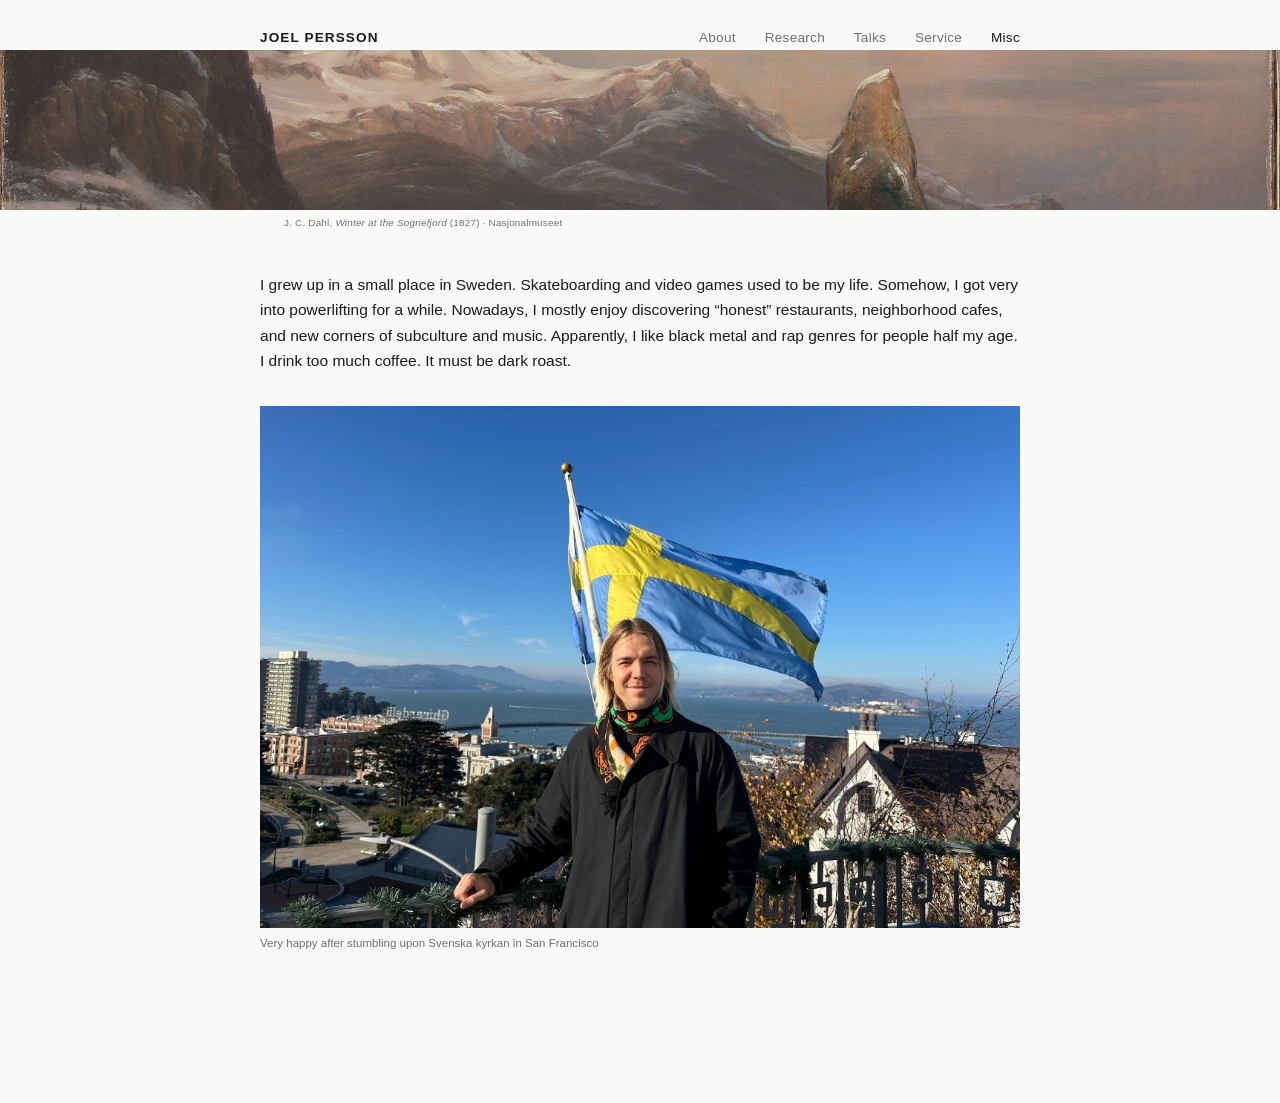
<file: misc.html>
<!DOCTYPE html>
<html lang="en">
<head>
  <meta charset="UTF-8">
  <meta name="viewport" content="width=device-width, initial-scale=1.0">
  <meta name="description" content="A few personal notes about Joel Persson.">
  <title>Misc. — Joel Persson</title>
  <link rel="icon" href="data:,">
  <link rel="stylesheet" href="style.css?v=20261124-2">
</head>
<body>

<nav>
  <a class="name" href="index.html">Joel Persson</a>
  <ul>
    <li><a href="index.html">About</a></li>
    <li><a href="research.html">Research</a></li>
    <li><a href="talks.html">Talks</a></li>
    <li><a href="service.html">Service</a></li>
    <li><a href="misc.html" class="active" aria-current="page">Misc</a></li>
  </ul>
</nav>

<div class="banner banner-responsive">
  <img src="assets/banner-misc.jpg" alt="Winter at the Sognefjord — Johan Christian Dahl">
  <p class="banner-credit"><a href="https://www.nasjonalmuseet.no/en/collection/object/NG.M.03138" target="_blank" title="Photo: Børre Høstland/Jacques Lathion">J. C. Dahl</a>, <em>Winter at the Sognefjord</em> (1827) · Nasjonalmuseet<span class="visually-hidden">. Photo: Børre Høstland and Jacques Lathion.</span></p>
</div>

<main>
  <h1 class="visually-hidden">Misc.</h1>
  <div class="bio misc-content">
    <p>I grew up in a small place in Sweden. Skateboarding and video games used to be my life. Somehow, I got very into powerlifting for a while. Nowadays, I mostly enjoy discovering &ldquo;honest&rdquo; restaurants, neighborhood cafes, and new corners of subculture and music. Apparently, I like black metal and rap genres for people half my age. I drink too much coffee. It must be dark roast.</p>
    <div class="misc-photo-frame">
      <img src="assets/swedish-flag.jpg" alt="Joel Persson standing in front of a Swedish flag in San Francisco" width="1024" height="768">
    </div>
    <p class="misc-photo-caption">Very happy after stumbling upon Svenska kyrkan in San Francisco</p>
  </div>
</main>

</body>
</html>
</file>
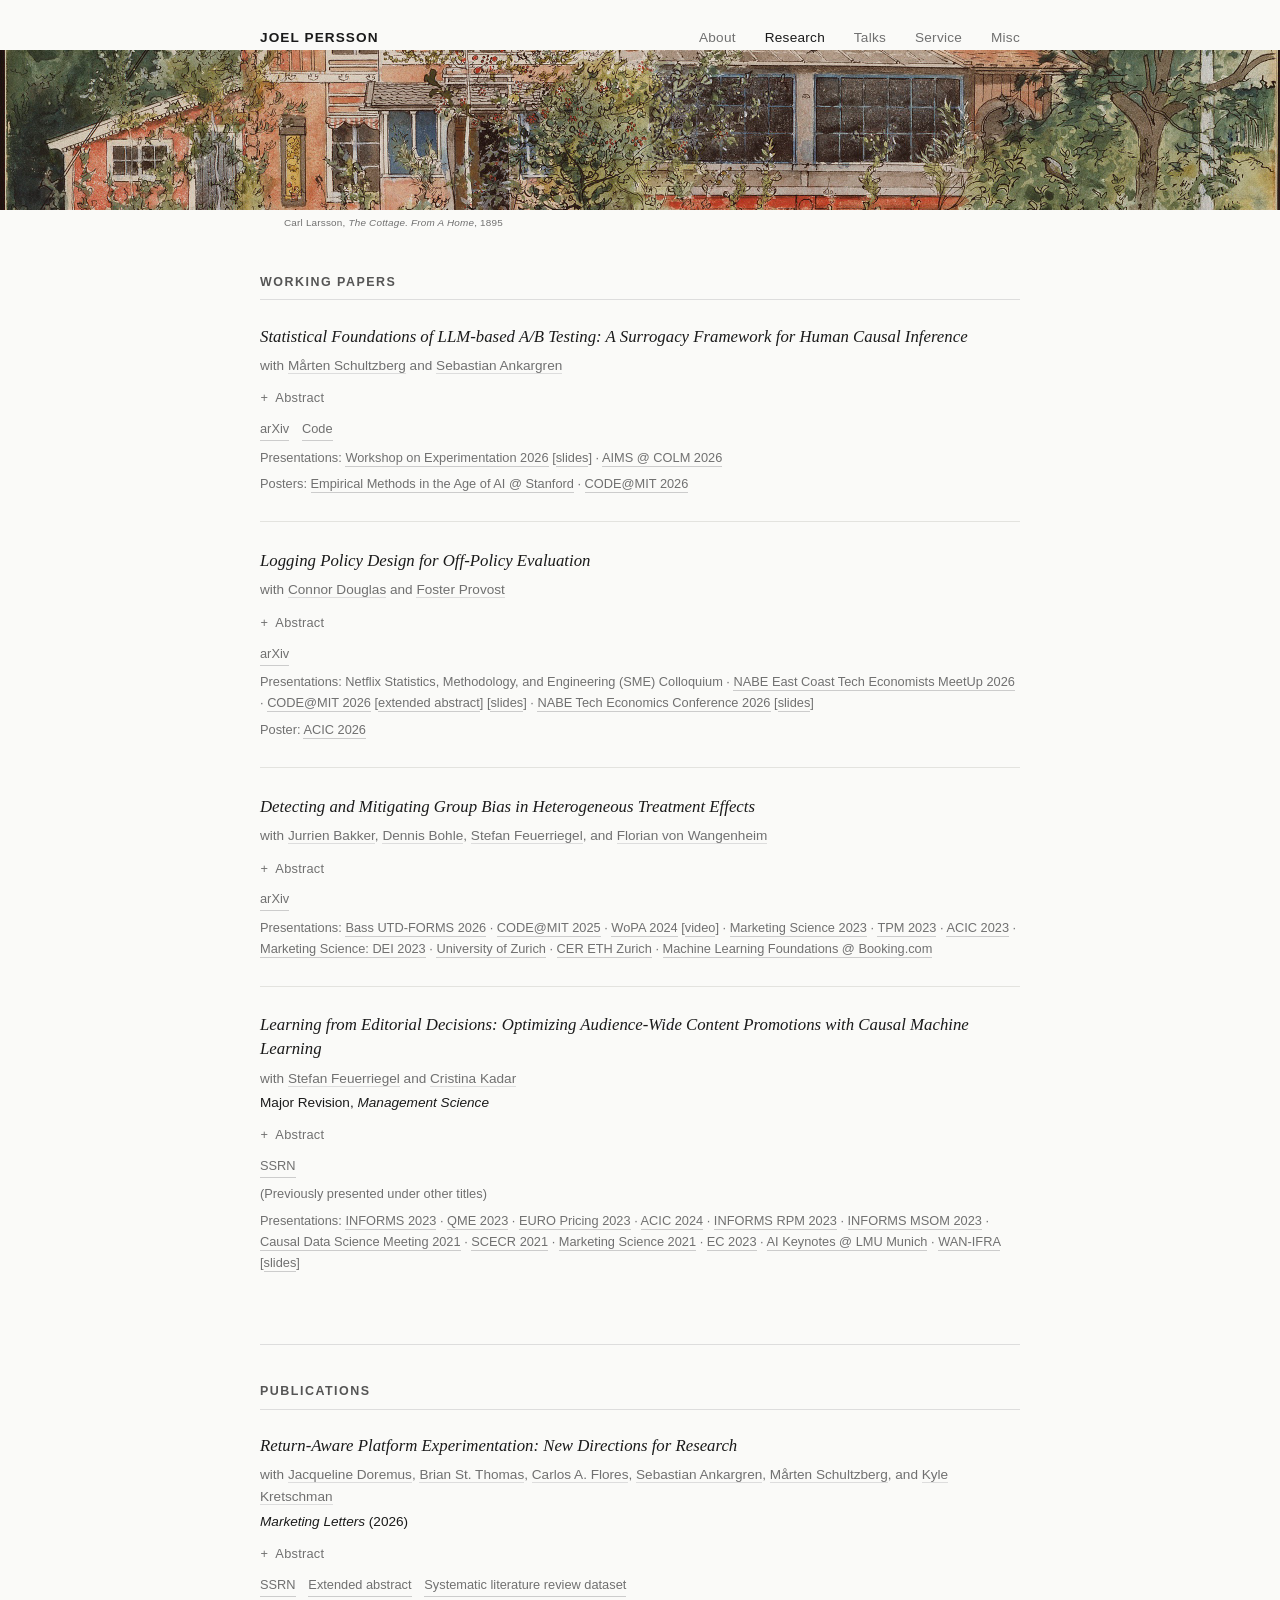
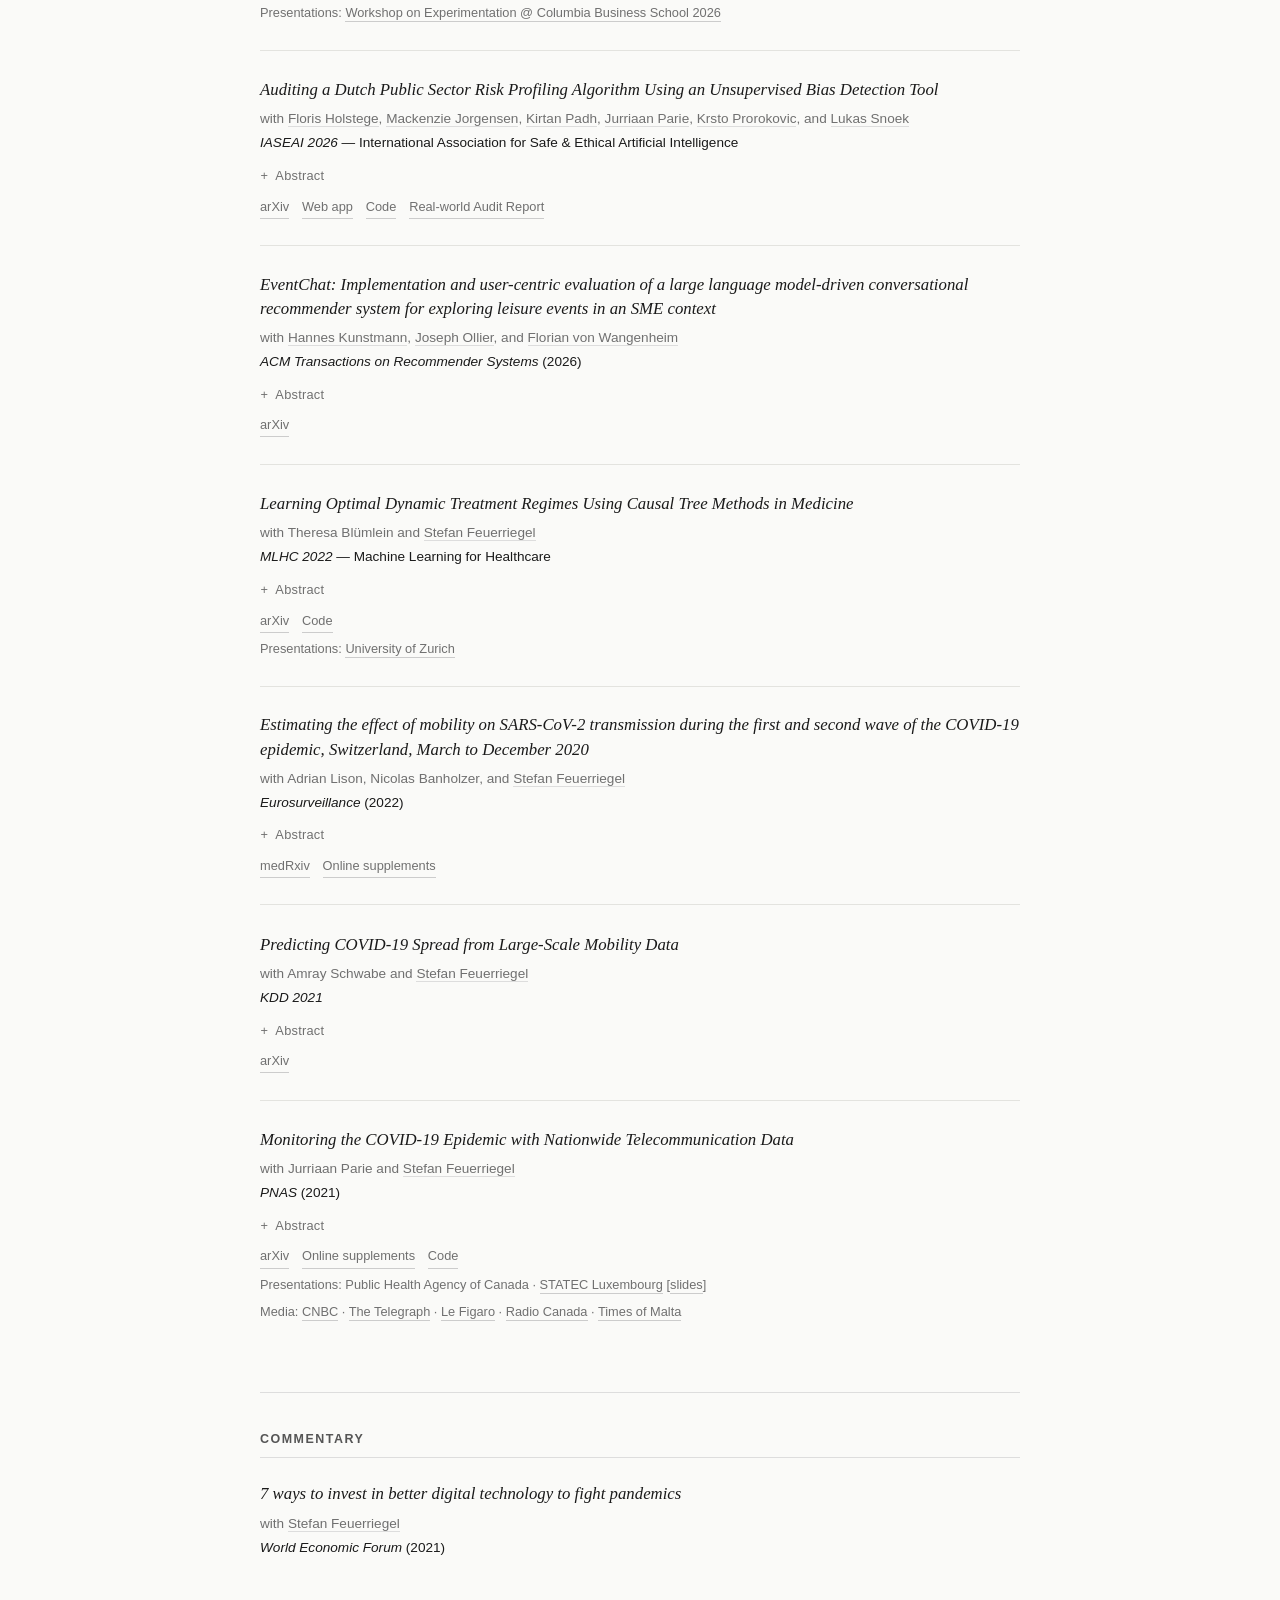
<file: research.html>
<!DOCTYPE html>
<html lang="en">
<head>
  <meta charset="UTF-8">
  <meta name="viewport" content="width=device-width, initial-scale=1.0">
  <meta name="description" content="Working papers and publications on causal inference, experimentation, policy evaluation, and machine learning.">
  <title>Research — Joel Persson</title>
  <link rel="icon" href="data:,">
  <link rel="stylesheet" href="style.css?v=20261124-2">
</head>
<body>

<nav>
  <a class="name" href="index.html">Joel Persson</a>
  <ul>
    <li><a href="index.html">About</a></li>
    <li><a href="research.html" class="active" aria-current="page">Research</a></li>
    <li><a href="talks.html">Talks</a></li>
    <li><a href="service.html">Service</a></li>
    <li><a href="misc.html">Misc</a></li>

  </ul>
</nav>

<div class="banner banner-responsive">
  <img src="assets/banner-research.jpg" alt="The Cottage. From A Home — Carl Larsson">
  <p class="banner-credit"><a href="https://collection.nationalmuseum.se/en/collection/item/24202/" target="_blank">Carl Larsson</a>, <em>The Cottage. From A Home</em>, 1895</p>
</div>

<main class="research-page">

  <h1 class="visually-hidden">Research</h1>

  <h2>Working Papers</h2>

  <div class="paper">
    <a class="title" href="https://arxiv.org/abs/2606.17165" target="_blank">Statistical Foundations of LLM-based A/B Testing: A Surrogacy Framework for Human Causal Inference</a>
    <div class="authors">with <a href="https://scholar.google.com/citations?user=NpRKpzQAAAAJ&hl=en" target="_blank">Mårten Schultzberg</a> and <a href="https://ankargren.github.io/" target="_blank">Sebastian Ankargren</a></div>
    <details class="abstract">
      <summary>Abstract</summary>
      <p>Organizations and researchers show increasing interest in using large language models (LLMs) in place of human participants in A/B tests, in the hope of experimenting faster and at lower cost. We study when a treatment effect estimated on LLM outcomes can recover the effect for the human population of interest. Distributional equivalence between LLM and human outcomes would make any standard estimator valid but is unrealistic. We therefore develop a statistical framework that adapts surrogate endpoint theory to LLMs, showing that calibrating LLM outcomes to human outcomes identifies the average treatment effect under surrogacy and comparability conditions that are jointly weaker than distributional equivalence. We present a falsification test for surrogacy and a bound on the worst-case bias from limited overlap between the LLM and human samples. We further show that the stochasticity inherent to LLMs can weaken surrogacy for identification while also introducing bias and variance during estimation, but that using an average over multiple LLM draws per unit as the surrogate mitigates these issues. Simulations validate the results, and an empirical application to the Upworthy Research Archive dataset shows that raw LLM outputs recover only 39% of the human treatment effect while nonparametric calibration closes the gap. A central takeaway is that A/B testing on LLM responses is correct only by assumption, whereas A/B testing on humans is correct by design, and that the required assumptions are hardest to justify precisely where LLMs promise the greatest benefit. We discuss the choice of LLM, prompting, and temperature as design variables, the compounded challenge posed by long-term outcomes, and how to size human pilot studies for validation.</p>
    </details>
    <div class="extras">
      <a href="https://arxiv.org/abs/2606.17165" target="_blank">arXiv</a>
      <a href="https://github.com/jopersson/llm-ab-testing" target="_blank">Code</a>
      <span>Presentations: <a href="https://events.business.columbia.edu/event/drodeming-workshop-experimentation-decision-making" target="_blank">Workshop on Experimentation 2026</a> [<a href="https://www.dropbox.com/scl/fi/2mwkl009e2k7nqb21ntvx/Statistical-Foundations-of-LLM-Based-AB-Testing.pdf?rlkey=xyd9g0a0je6fz2pao8jqg16fl&st=o2cw2oy5&dl=0" target="_blank">slides</a>] · <a href="https://aimslab.stanford.edu/workshop" target="_blank">AIMS @ COLM 2026</a></span>
      <span>Posters: <a href="https://hai.stanford.edu/events/empirical-methods-in-the-age-of-ai" target="_blank">Empirical Methods in the Age of AI @ Stanford</a> · <a href="https://ide.mit.edu/events/2026-conference-on-digital-experimentation-mit-codemit/" target="_blank">CODE@MIT 2026</a></span>
    </div>
  </div>

  <div class="paper">
    <a class="title" href="https://arxiv.org/abs/2605.15108" target="_blank">Logging Policy Design for Off-Policy Evaluation</a>
    <div class="authors">with <a href="https://connordouglas10.github.io/" target="_blank">Connor Douglas</a> and <a href="https://fosterprovost.com/" target="_blank">Foster Provost</a></div>
    <details class="abstract">
      <summary>Abstract</summary>
      <p>Off-policy evaluation (OPE) estimates the value of a target treatment policy (e.g., a recommender system) using data collected by a different logging policy. It enables high-stakes experimentation without live deployment, yet in practice accuracy depends heavily on the logging policy used to collect data for computing the estimate. We study how to design logging policies that minimize OPE error for given target policies. We characterize a fundamental reward-coverage tradeoff: concentrating probability mass on high-reward actions reduces variance but risks missing signal on actions the target policy may take. We propose a unifying framework for logging policy design and derive optimal policies in canonical informational regimes where the target policy and reward distribution are (i) known, (ii) unknown, and (iii) partially known through priors or noisy estimates at logging time. Our results provide actionable guidance for firms choosing among multiple candidate recommendation systems. We demonstrate the importance of treatment selection when gathering data for OPE, and describe theoretically optimal approaches when this is a firm's primary objective. We also distill practical design principles for selecting logging policies when operational constraints prevent implementing the theoretical optimum.</p>
    </details>
    <div class="extras">
      <a href="https://arxiv.org/abs/2605.15108" target="_blank">arXiv</a>
      <span>Presentations: Netflix Statistics, Methodology, and Engineering (SME) Colloquium · <a href="https://www.nabe.com/NABE/NABE/Events/Event_Display.aspx?EventKey=TECHMTUP26" target="_blank">NABE East Coast Tech Economists MeetUp 2026</a> · <a href="https://ide.mit.edu/events/2026-conference-on-digital-experimentation-mit-codemit/" target="_blank">CODE@MIT 2026</a> [<a href="https://www.dropbox.com/scl/fi/io78gulsfmsa0puesfgqq/CODE_abstract_2026.pdf?rlkey=xl380v7ii1nxrwnrrgiw0oz2f&amp;st=utyztg4s&amp;dl=0" target="_blank">extended abstract</a>] [<a href="https://www.dropbox.com/scl/fi/q0oboj9p02r1rlj89vzjd/CODE_pres_2026.pdf?rlkey=ent70vdoumykrzhwbd4r6ucm8&amp;st=5035ybt4&amp;dl=0" target="_blank">slides</a>] · <a href="https://www.nabe.com/tec2026" target="_blank">NABE Tech Economics Conference 2026</a> [<a href="https://www.dropbox.com/scl/fi/cpyx13rvnusmyphmxqil3/NABETEC_pres_2026.pdf?rlkey=q5g60bb8evohpni9dxb0385u6&amp;st=8f7z7j4l&amp;dl=0" target="_blank">slides</a>]</span>
      <span>Poster: <a href="https://sci-info.org/2026-meeting-2/" target="_blank">ACIC 2026</a></span>
    </div>
  </div>

  <div class="paper">
    <a class="title" href="https://arxiv.org/abs/2602.20383" target="_blank">Detecting and Mitigating Group Bias in Heterogeneous Treatment Effects</a>
    <div class="authors">with <a href="https://www.linkedin.com/in/jurrien-bakker/" target="_blank">Jurrien Bakker</a>, <a href="https://www.linkedin.com/in/dennis-bohle-0a0774a5/" target="_blank">Dennis Bohle</a>, <a href="https://www.som.lmu.de/ai/en/institute/contact-page/stefan-feuerriegel-840c1071.html" target="_blank">Stefan Feuerriegel</a>, and <a href="https://techmarketing.ethz.ch/team/group-head1/wangenheim.html" target="_blank">Florian von Wangenheim</a></div>
    <details class="abstract">
      <summary>Abstract</summary>
      <p>Heterogeneous treatment effects (HTEs) are increasingly estimated using machine learning models that produce highly personalized predictions of treatment effects. In practice, however, predicted treatment effects are rarely interpreted, reported, or audited at the individual level but, instead, are often aggregated to broader subgroups, such as demographic segments, risk strata, or markets. We show that such aggregation can induce systematic bias of the group-level causal effect: even when models for predicting the individual-level conditional average treatment effect (CATE) are correctly specified and trained on data from randomized experiments, aggregating the predicted CATEs up to the group level does not, in general, recover the corresponding group average treatment effect (GATE). We develop a unified statistical framework to detect and mitigate this form of group bias in randomized experiments. We first define group bias as the discrepancy between the model-implied and experimentally identified GATEs, derive an asymptotically normal estimator, and then provide a simple-to-implement statistical test. For mitigation, we propose a shrinkage-based bias-correction, and show that the theoretically optimal and empirically feasible solutions have closed-form expressions. The framework is fully general, imposes minimal assumptions, and only requires computing sample moments. We analyze the economic implications of mitigating detected group bias for profit-maximizing personalized targeting, thereby characterizing when bias correction alters targeting decisions and profits, and the trade-offs involved. Applications to large-scale experimental data at major digital platforms validate our theoretical results and demonstrate empirical performance.</p>
    </details>
    <div class="extras">
      <a href="https://arxiv.org/abs/2602.20383" target="_blank">arXiv</a>
      <span>Presentations: <a href="https://jindal.utdallas.edu/20th-annual-bass-forms-conference/" target="_blank">Bass UTD-FORMS 2026</a> · <a href="https://ide.mit.edu/events/2025-conference-on-digital-experimentation-mit-codemit/" target="_blank">CODE@MIT 2025</a> · <a href="https://web.archive.org/web/20240830143739/https://platformanalytics.org/" target="_blank">WoPA 2024</a> [<a href="https://www.youtube.com/watch?v=HTrzBQgIOCM" target="_blank">video</a>] · <a href="https://www.herbert.miami.edu/faculty-research/business-conferences/isms-marketing-science/" target="_blank">Marketing Science 2023</a> · <a href="https://theorypractice.org/submissions2023/" target="_blank">TPM 2023</a> · <a href="https://web.archive.org/web/20230528133503/https://sci-info.org/annual-meeting/" target="_blank">ACIC 2023</a> · <a href="https://web.archive.org/web/20230319224323/https://www.smu.edu/cox/DEI-Conference-2023" target="_blank">Marketing Science: DEI 2023</a> · <a href="https://www.business.uzh.ch/en/research/professorships/market-research.html" target="_blank">University of Zurich</a> · <a href="https://cer.ethz.ch/research/CER_ILS.html" target="_blank">CER ETH Zurich</a> · <a href="https://booking.ai/" target="_blank">Machine Learning Foundations @ Booking.com</a></span>
    </div>
  </div>

  <div class="paper">
    <a class="title" href="https://papers.ssrn.com/sol3/papers.cfm?abstract_id=5476287" target="_blank">Learning from Editorial Decisions: Optimizing Audience-Wide Content Promotions with Causal Machine Learning</a>
    <div class="authors">with <a href="https://www.som.lmu.de/ai/en/institute/contact-page/stefan-feuerriegel-840c1071.html" target="_blank">Stefan Feuerriegel</a> and <a href="https://www.linkedin.com/in/cristina-k-46115117/" target="_blank">Cristina Kadar</a></div>
    <div class="venue">Major Revision, <em>Management Science</em></div>
    <details class="abstract">
      <summary>Abstract</summary>
      <p>Marketing decisions that once relied on expert judgment are increasingly informed by data and algorithms. One prominent application is the audience-wide promotion problem faced by content publishers (e.g., newspapers, magazines, independent producers), who sequentially over time select a few items out of many to promote uniformly to their audience based on past information. In this paper, we consider the problem of using data from such expert decisions to learn new decision policies that improve upon them. We collaborate with a leading Swiss newspaper and use six weeks of high-frequency panel data that record all editorial promotion decisions, all information shown to editors at decision time, and all outcomes from their decisions. Informed by the setting, we frame the editorial decision process as a contextual bandit resulting in observational data with selection bias but strong variation across contexts and treatments. We leverage this framing to inform the application of causal machine learning methods to estimate conditional average treatment effects (CATEs) of promotion, evaluate counterfactual policies motivated by bandit algorithms, and measure the editors' alignment with those policies. We find that editors act "as if" they make decisions based on CATEs and their uncertainty, yet deploying algorithms that actually optimize for such signals could have increased annual revenue by USD 0.28–1.41 million. Our study shows how causal machine learning can be utilized with observational data from expert decisions to measure what latent reward signals experts optimize for, and quantify what surplus machine-learned policies that algorithmically optimize for such signals could bring.</p>
    </details>
    <div class="extras">
      <a href="https://papers.ssrn.com/sol3/papers.cfm?abstract_id=5476287" target="_blank">SSRN</a>
      <span>(Previously presented under other titles)</span>
      <span>Presentations: <a href="https://www.informs.org/Meetings-Conferences/INFORMS-Conference-Calendar/2023-INFORMS-Annual-Meeting" target="_blank">INFORMS 2023</a> · <a href="https://web.archive.org/web/20230610161601/https://www.chicagobooth.edu/research/kilts/events/quantitative-marketing-and-economics-conference/qme-conference" target="_blank">QME 2023</a> · <a href="https://www.euro-prm.uzh.ch/en/EURO-2023.html" target="_blank">EURO Pricing 2023</a> · <a href="https://web.archive.org/web/20240419160259/https://sci-info.org/annual-meeting/" target="_blank">ACIC 2024</a> · <a href="https://www.imperial.ac.uk/business-school/events/informs-revenue-management-and-pricing-section-conference-2023/" target="_blank">INFORMS RPM 2023</a> · <a href="https://www.informs.org/Meetings-Conferences/INFORMS-Conference-Calendar/2023-INFORMS-MSOM-Conference" target="_blank">INFORMS MSOM 2023</a> · <a href="https://web.archive.org/web/20211019154850/https://www.causalscience.org/" target="_blank">Causal Data Science Meeting 2021</a> · <a href="https://web.archive.org/web/20210507002747/http://www.scecr.org/about/" target="_blank">SCECR 2021</a> · <a href="https://www.informs.org/Meetings-Conferences/INFORMS-Conference-Calendar/2021-INFORMS-Marketing-Science-Virtual-Conference" target="_blank">Marketing Science 2021</a> · <a href="https://ec23.sigecom.org/" target="_blank">EC 2023</a> · <a href="https://www.som.lmu.de/ai/en/update/events-overview/" target="_blank">AI Keynotes @ LMU Munich</a> · <a href="https://wan-ifra.org/events/using-causal-ml-to-select-articles-for-promotion-on-the-homepage-and-optimise-article-performance/" target="_blank">WAN-IFRA</a> [<a href="https://wan-ifra.org/events/using-causal-ml-to-select-articles-for-promotion-on-the-homepage-and-optimise-article-performance/?pagetype=media" target="_blank">slides</a>]</span>
    </div>
  </div>

  <hr>

  <h2>Publications</h2>

  <div class="paper">
    <a class="title" href="https://rdcu.be/4XKfrKADJa2a" target="_blank">Return-Aware Platform Experimentation: New Directions for Research</a>
    <div class="authors">with <a href="https://sites.google.com/site/jdoremus/Home" target="_blank">Jacqueline Doremus</a>, <a href="https://scholar.google.com/citations?user=8rEE0lEAAAAJ&hl=en" target="_blank">Brian St. Thomas</a>, <a href="https://sites.google.com/view/carlosaflores" target="_blank">Carlos A. Flores</a>, <a href="https://ankargren.github.io/" target="_blank">Sebastian Ankargren</a>, <a href="https://scholar.google.com/citations?user=NpRKpzQAAAAJ&hl=en" target="_blank">Mårten Schultzberg</a>, and <a href="https://www.linkedin.com/in/kyle-kretschman/" target="_blank">Kyle Kretschman</a></div>
    <div class="venue"><em>Marketing Letters</em> (2026)</div>
    <details class="abstract">
      <summary>Abstract</summary>
      <p>Platform companies run thousands of online randomized experiments ("A/B tests") internally each year to test product innovations and decide which ones to roll out to their users. A systematic literature review finds that the vast majority of relevant research since 2000 has focused on questions around statistical inference within individual experiments, rather than on maximizing returns from many experiments. This paper proposes new research directions to bring the latter perspective to fruition. We anchor our proposals in the recent return-aware framework, which treats experimentation as a resource-allocation decision problem: given a finite user base and a set of possible ideas for innovations, how should a firm allocate experimentation effort and make rollout decisions to maximize expected returns? We outline two research directions not captured by the theoretical framework. The first concerns the statistical evidence and priors that enter decision-making, focusing on the use of non-experimental signals to pre-screen ideas for A/B testing and on how to account for ex-ante unknown errors in A/B tests themselves. We discuss partial identification as a promising approach. The second concerns frictions that arise when organizations aim to implement return-maximizing decision rules, including congestion and diminished user experience from frequent product innovations, as well as misaligned incentives between decentralized product teams and the organization's objectives. We call for research clarifying or resolving these frictions. Our aim is to inspire academic and industry research on how to align the practice of internal experimentation on platforms with intended business objectives, drawing upon concepts from statistics and economics.</p>
    </details>
    <div class="extras">
      <a href="https://papers.ssrn.com/sol3/papers.cfm?abstract_id=6834318" target="_blank">SSRN</a>
      <a href="https://www.dropbox.com/scl/fi/s49pgr3kvfohefp9xlsh1/Return-Aware-Platform-Experimentation.pdf?rlkey=mta042f0oows8dwx28q25wtnv&st=tvkb7kpg&dl=0" target="_blank">Extended abstract</a>
      <a href="https://github.com/jopersson/online-experimentation-literature-review/" target="_blank">Systematic literature review dataset</a>
      <span>Presentations: <a href="https://events.business.columbia.edu/event/drodeming-workshop-experimentation-decision-making" target="_blank">Workshop on Experimentation @ Columbia Business School 2026</a></span>
    </div>
  </div>

  <div class="paper">
    <a class="title" href="https://doi.org/10.1609/iaseai.v2i1.43028" target="_blank">Auditing a Dutch Public Sector Risk Profiling Algorithm Using an Unsupervised Bias Detection Tool</a>
    <div class="authors">with <a href="https://scholar.google.com/citations?user=XPNAT4MAAAAJ&hl=en" target="_blank">Floris Holstege</a>, <a href="https://mjorgen1.github.io/" target="_blank">Mackenzie Jorgensen</a>, <a href="https://kirtan.netlify.app/" target="_blank">Kirtan Padh</a>, <a href="https://jfparie.github.io/" target="_blank">Jurriaan Parie</a>, <a href="https://github.com/krstopro" target="_blank">Krsto Prorokovic</a>, and <a href="https://lukas-snoek.com/" target="_blank">Lukas Snoek</a></div>
    <div class="venue"><em>IASEAI 2026</em> — International Association for Safe &amp; Ethical Artificial Intelligence</div>
    <details class="abstract">
      <summary>Abstract</summary>
      <p>Algorithms are increasingly used to automate or aid human decisions, yet recent research shows that these algorithms may exhibit bias across legally protected demographic groups. However, data on these groups may be unavailable to organizations or external auditors due to privacy legislation. This paper studies bias detection using an unsupervised bias detection tool when data on demographic groups are unavailable. We collaborated with the Dutch Executive Agency for Education to audit an algorithm that was used to assign risk scores to college students at the national level in the Netherlands between 2012-2023. Our audit covers more than 250,000 students across the country. The unsupervised bias detection tool highlights known disparities between students with a non-European migration background and students with a Dutch or European-migration background. Our contributions are two-fold: (1) we assess bias in a real-world, large-scale, and high-stakes decision-making process by a governmental organization; (2) we provide the unsupervised bias detection tool in an open-source library for others to use to complete bias audits. Our work serves as a starting point for a deliberative assessment by human experts to evaluate potential discrimination in algorithmic decision-making.</p>
    </details>
    <div class="extras">
      <a href="https://arxiv.org/abs/2502.01713" target="_blank">arXiv</a>
      <a href="https://algorithmaudit.eu/technical-tools/bdt/" target="_blank">Web app</a>
      <a href="https://github.com/NGO-Algorithm-Audit/unsupervised-bias-detection" target="_blank">Code</a>
      <a href="https://algorithmaudit.eu/algoprudence/cases/aa202402_preventing-prejudice_addendum/" target="_blank">Real-world Audit Report</a>
    </div>
  </div>

  <div class="paper">
    <a class="title" href="https://dl.acm.org/doi/10.1145/3803546" target="_blank">EventChat: Implementation and user-centric evaluation of a large language model-driven conversational recommender system for exploring leisure events in an SME context</a>
    <div class="authors">with <a href="https://www.linkedin.com/in/hannes-kunstmann-679377197/?originalSubdomain=ch" target="_blank">Hannes Kunstmann</a>, <a href="https://scholar.google.com/citations?user=jek34XoAAAAJ&hl=en" target="_blank">Joseph Ollier</a>, and <a href="https://techmarketing.ethz.ch/team/group-head1/wangenheim.html" target="_blank">Florian von Wangenheim</a></div>
    <div class="venue"><em>ACM Transactions on Recommender Systems</em> (2026)</div>
    <details class="abstract">
      <summary>Abstract</summary>
      <p>Large language models (LLMs) present an enormous evolution in the strategic potential of conversational recommender systems (CRS). Yet to date, research has predominantly focused upon technical frameworks to implement LLM-driven CRS, rather than end-user evaluations or strategic implications for firms, particularly from the perspective of a small to medium enterprises (SME) that makeup the bedrock of the global economy. In the current paper, we detail the design of an LLM-driven CRS in an SME setting, and its subsequent performance in the field using both objective system metrics and subjective user evaluations. While doing so, we additionally outline a short-form revised ResQue model for evaluating LLM-driven CRS, enabling replicability in a rapidly evolving field. Our results reveal good system performance from a user experience perspective (85.5% recommendation accuracy) but underscore latency, cost, and quality issues challenging business viability. Notably, with a median cost of $0.04 per interaction and a latency of 5.7s, cost-effectiveness and response time emerge as crucial areas for achieving a more user-friendly and economically viable LLM-driven CRS for SME settings. One major driver of these costs is the use of an advanced LLM as a ranker within the retrieval-augmented generation (RAG) technique. Our results additionally indicate that relying solely on approaches such as Prompt-based learning with ChatGPT as the underlying LLM makes it challenging to achieve satisfying quality in a production environment. Strategic considerations for SMEs deploying an LLM-driven CRS are outlined, particularly considering trade-offs in the current technical landscape.</p>
    </details>
    <div class="extras">
      <a href="https://arxiv.org/abs/2407.04472" target="_blank">arXiv</a>
    </div>
  </div>

  <div class="paper">
    <a class="title" href="https://proceedings.mlr.press/v182/blumlein22a.html" target="_blank">Learning Optimal Dynamic Treatment Regimes Using Causal Tree Methods in Medicine</a>
    <div class="authors">with Theresa Blümlein and <a href="https://www.som.lmu.de/ai/en/institute/contact-page/stefan-feuerriegel-840c1071.html" target="_blank">Stefan Feuerriegel</a></div>
    <div class="venue"><em>MLHC 2022</em> — Machine Learning for Healthcare</div>
    <details class="abstract">
      <summary>Abstract</summary>
      <p>Dynamic treatment regimes (DTRs) are used in medicine to tailor sequential treatment decisions to patients by considering patient heterogeneity. Common methods for learning optimal DTRs, however, have shortcomings: they are typically based on outcome prediction and not treatment effect estimation, or they use linear models that are restrictive for patient data from modern electronic health records. To address these shortcomings, we develop two novel methods for learning optimal DTRs that effectively handle complex patient data. We call our methods DTR-CT and DTR-CF. Our methods are based on a data-driven estimation of heterogeneous treatment effects using causal tree methods, specifically causal trees and causal forests, that learn non-linear relationships, control for time-varying confounding, are doubly robust, and explainable. To the best of our knowledge, our paper is the first that adapts causal tree methods for learning optimal DTRs. We evaluate our proposed methods using synthetic data and then apply them to real-world data from intensive care units. Our methods outperform state-of-the-art baselines in terms of cumulative regret and percentage of optimal decisions by a considerable margin. Our work improves treatment recommendations from electronic health record and is thus of direct relevance for personalized medicine.</p>
    </details>
    <div class="extras">
      <a href="https://arxiv.org/abs/2204.07124" target="_blank">arXiv</a>
      <a href="https://github.com/jopersson/CausalTreeDTR" target="_blank">Code</a>
      <span>Presentations: <a href="https://krauthammerlab.ch/" target="_blank">University of Zurich</a></span>
    </div>
  </div>

  <div class="paper">
    <a class="title" href="https://www.eurosurveillance.org/content/10.2807/1560-7917.ES.2022.27.10.2100374" target="_blank">Estimating the effect of mobility on SARS-CoV-2 transmission during the first and second wave of the COVID-19 epidemic, Switzerland, March to December 2020</a>
    <div class="authors">with Adrian Lison, Nicolas Banholzer, and <a href="https://www.som.lmu.de/ai/en/institute/contact-page/stefan-feuerriegel-840c1071.html" target="_blank">Stefan Feuerriegel</a></div>
    <div class="venue"><em>Eurosurveillance</em> (2022)</div>
    <details class="abstract">
      <summary>Abstract</summary>
      <p><strong>Introduction.</strong> Human mobility was considerably reduced during the COVID-19 pandemic. To support disease surveillance, it is important to understand the effect of mobility on transmission. <strong>Aim.</strong> We compared the role of mobility during the first and second COVID-19 wave in Switzerland by studying the link between daily travel distances and the effective reproduction number (<em>Rt</em>) of SARS-CoV-2. <strong>Methods.</strong> We used aggregated mobile phone data from a representative panel survey of the Swiss population to measure human mobility. We estimated the effects of reductions in daily travel distance on <em>Rt</em> via a regression model. We compared mobility effects between the first (2 March-7 April 2020) and second wave (1 October-10 December 2020). <strong>Results.</strong> Daily travel distances decreased by 73% in the first and by 44% in the second wave (relative to February 2020). For a 1% reduction in average daily travel distance, <em>Rt</em> was estimated to decline by 0.73% (95% credible interval (CrI): 0.34-1.03) in the first wave and by 1.04% (95% CrI: 0.66-1.42) in the second wave. The estimated mobility effects were similar in both waves for all modes of transport, travel purposes and sociodemographic subgroups but differed for movement radius. <strong>Conclusion.</strong> Mobility was associated with SARS-CoV-2 <em>Rt</em> during the first two epidemic waves in Switzerland. The relative effect of mobility was similar in both waves, but smaller mobility reductions in the second wave corresponded to smaller overall reductions in <em>Rt</em>. Mobility data from mobile phones have a continued potential to support real-time surveillance of COVID-19.</p>
    </details>
    <div class="extras">
      <a href="https://www.medrxiv.org/content/10.1101/2021.04.16.21255636v1.full" target="_blank">medRxiv</a>
      <a href="https://www.dropbox.com/s/5ppfmgzz49d9ost/21-00374_LISON_supplement.pdf?dl=0" target="_blank">Online supplements</a>
    </div>
  </div>

  <div class="paper">
    <a class="title" href="https://dl.acm.org/doi/10.1145/3447548.3467157" target="_blank">Predicting COVID-19 Spread from Large-Scale Mobility Data</a>
    <div class="authors">with Amray Schwabe and <a href="https://www.som.lmu.de/ai/en/institute/contact-page/stefan-feuerriegel-840c1071.html" target="_blank">Stefan Feuerriegel</a></div>
    <div class="venue"><em>KDD 2021</em></div>
    <details class="abstract">
      <summary>Abstract</summary>
      <p>To manage the COVID-19 epidemic effectively, decision-makers in public health need accurate forecasts of case numbers. A potential near real-time predictor of future case numbers is human mobility; however, research on the predictive power of mobility is lacking. To fill this gap, we introduce a novel model for epidemic forecasting based on mobility data, called mobility marked Hawkes model. The proposed model consists of three components: (1) A Hawkes process captures the transmission dynamics of infectious diseases. (2) A mark modulates the rate of infections, thus accounting for how the reproduction number R varies across space and time. The mark is modeled using a regularized Poisson regression based on mobility covariates. (3) A correction procedure incorporates new cases seeded by people traveling between regions. Our model was evaluated on the COVID-19 epidemic in Switzerland. Specifically, we used mobility data from February through April 2020, amounting to approximately 1.5 billion trips. Trip counts were derived from large-scale telecommunication data, i.e., cell phone pings from the Swisscom network, the largest telecommunication provider in Switzerland. We compared our model against various state-of-the-art baselines in terms of out-of-sample root mean squared error. We found that our model outperformed the baselines by 15.52%. The improvement was consistently achieved across different forecast horizons between 5 and 21 days. In addition, we assessed the predictive power of conventional point of interest data, confirming that telecommunication data is superior. To the best of our knowledge, our work is the first to predict the spread of COVID-19 from telecommunication data. Altogether, our work contributes to previous research by developing a scalable early warning system for decision-makers in public health tasked with controlling the spread of infectious diseases.</p>
    </details>
    <div class="extras">
      <a href="https://arxiv.org/abs/2106.00356" target="_blank">arXiv</a>
    </div>
  </div>

  <div class="paper">
    <a class="title" href="https://www.pnas.org/doi/10.1073/pnas.2100664118" target="_blank">Monitoring the COVID-19 Epidemic with Nationwide Telecommunication Data</a>
    <div class="authors">with Jurriaan Parie and <a href="https://www.som.lmu.de/ai/en/institute/contact-page/stefan-feuerriegel-840c1071.html" target="_blank">Stefan Feuerriegel</a></div>
    <div class="venue"><em>PNAS</em> (2021)</div>
    <details class="abstract">
      <summary>Abstract</summary>
      <p>In response to the novel coronavirus disease (COVID-19), governments have introduced severe policy measures with substantial effects on human behavior. Here, we perform a large-scale, spatio-temporal analysis of human mobility during the COVID-19 epidemic. We derive human mobility from anonymized, aggregated telecommunication data in a nationwide setting (Switzerland; February 10 - April 26, 2020), consisting of ~1.5 billion trips. In comparison to the same time period from 2019, human movement in Switzerland dropped by 49.1%. The strongest reduction is linked to bans on gatherings of more than 5 people, which is estimated to have decreased mobility by 24.9%, followed by venue closures (stores, restaurants, and bars) and school closures. As such, human mobility at a given day predicts reported cases 7-13 days ahead. A 1% reduction in human mobility predicts a 0.88-1.11% reduction in daily reported COVID-19 cases. When managing epidemics, monitoring human mobility via telecommunication data can support public decision-makers in two ways. First, it helps in assessing policy impact; second, it provides a scalable tool for near real-time epidemic surveillance, thereby enabling evidence-based policies.</p>
    </details>
    <div class="extras">
      <a href="https://arxiv.org/abs/2101.02521" target="_blank">arXiv</a>
      <a href="https://www.dropbox.com/s/pkyuphzyviiiq5u/pnas.2100664118.sapp%20%281%29.pdf?dl=0" target="_blank">Online supplements</a>
      <a href="https://github.com/jopersson/covid19-mobility" target="_blank">Code</a>
      <span>Presentations: Public Health Agency of Canada · <a href="https://statistiques.public.lu/en/statistique-publique/statec.html" target="_blank">STATEC Luxembourg</a> [<a href="https://www.dropbox.com/scl/fi/0edoq8lhmoobzuzh7zh5t/STATEC_26-01-2021.pdf?rlkey=zdn18c0jl5e31osmjfictn7g7&dl=0" target="_blank">slides</a>]</span>
      <span>Media: <a href="https://www.cnbc.com/2021/01/13/coronavirus-children-and-schools-a-guide-on-what-we-know-so-far.html" target="_blank">CNBC</a> · <a href="https://www.telegraph.co.uk/global-health/science-and-disease/coronavirus-news-uk-cases-deaths-nhs-hospitals-lockdown-vaccine/" target="_blank">The Telegraph</a> · <a href="https://www.lefigaro.fr/flash-actu/une-etude-suisse-demontre-l-efficacite-de-la-fermeture-des-ecoles-pour-lutter-contre-le-covid-19-20210110" target="_blank">Le Figaro</a> · <a href="https://ici.radio-canada.ca/nouvelle/1762097/fermeture-ecoles-suisse-etude-covid-19" target="_blank">Radio Canada</a> · <a href="https://timesofmalta.com/articles/view/swiss-school-closures-cut-covid-19-spread-study.844032" target="_blank">Times of Malta</a></span>
    </div>
  </div>

  <hr>

  <h2>Commentary</h2>

  <div class="paper">
    <a class="title" href="https://www.weforum.org/agenda/2021/07/covid-19-digital-technology-next-pandemic/" target="_blank">7 ways to invest in better digital technology to fight pandemics</a>
    <div class="authors">with <a href="https://www.som.lmu.de/ai/en/institute/contact-page/stefan-feuerriegel-840c1071.html" target="_blank">Stefan Feuerriegel</a></div>
    <div class="venue"><em>World Economic Forum</em> (2021)</div>
  </div>

</main>

</body>
</html>
</file>
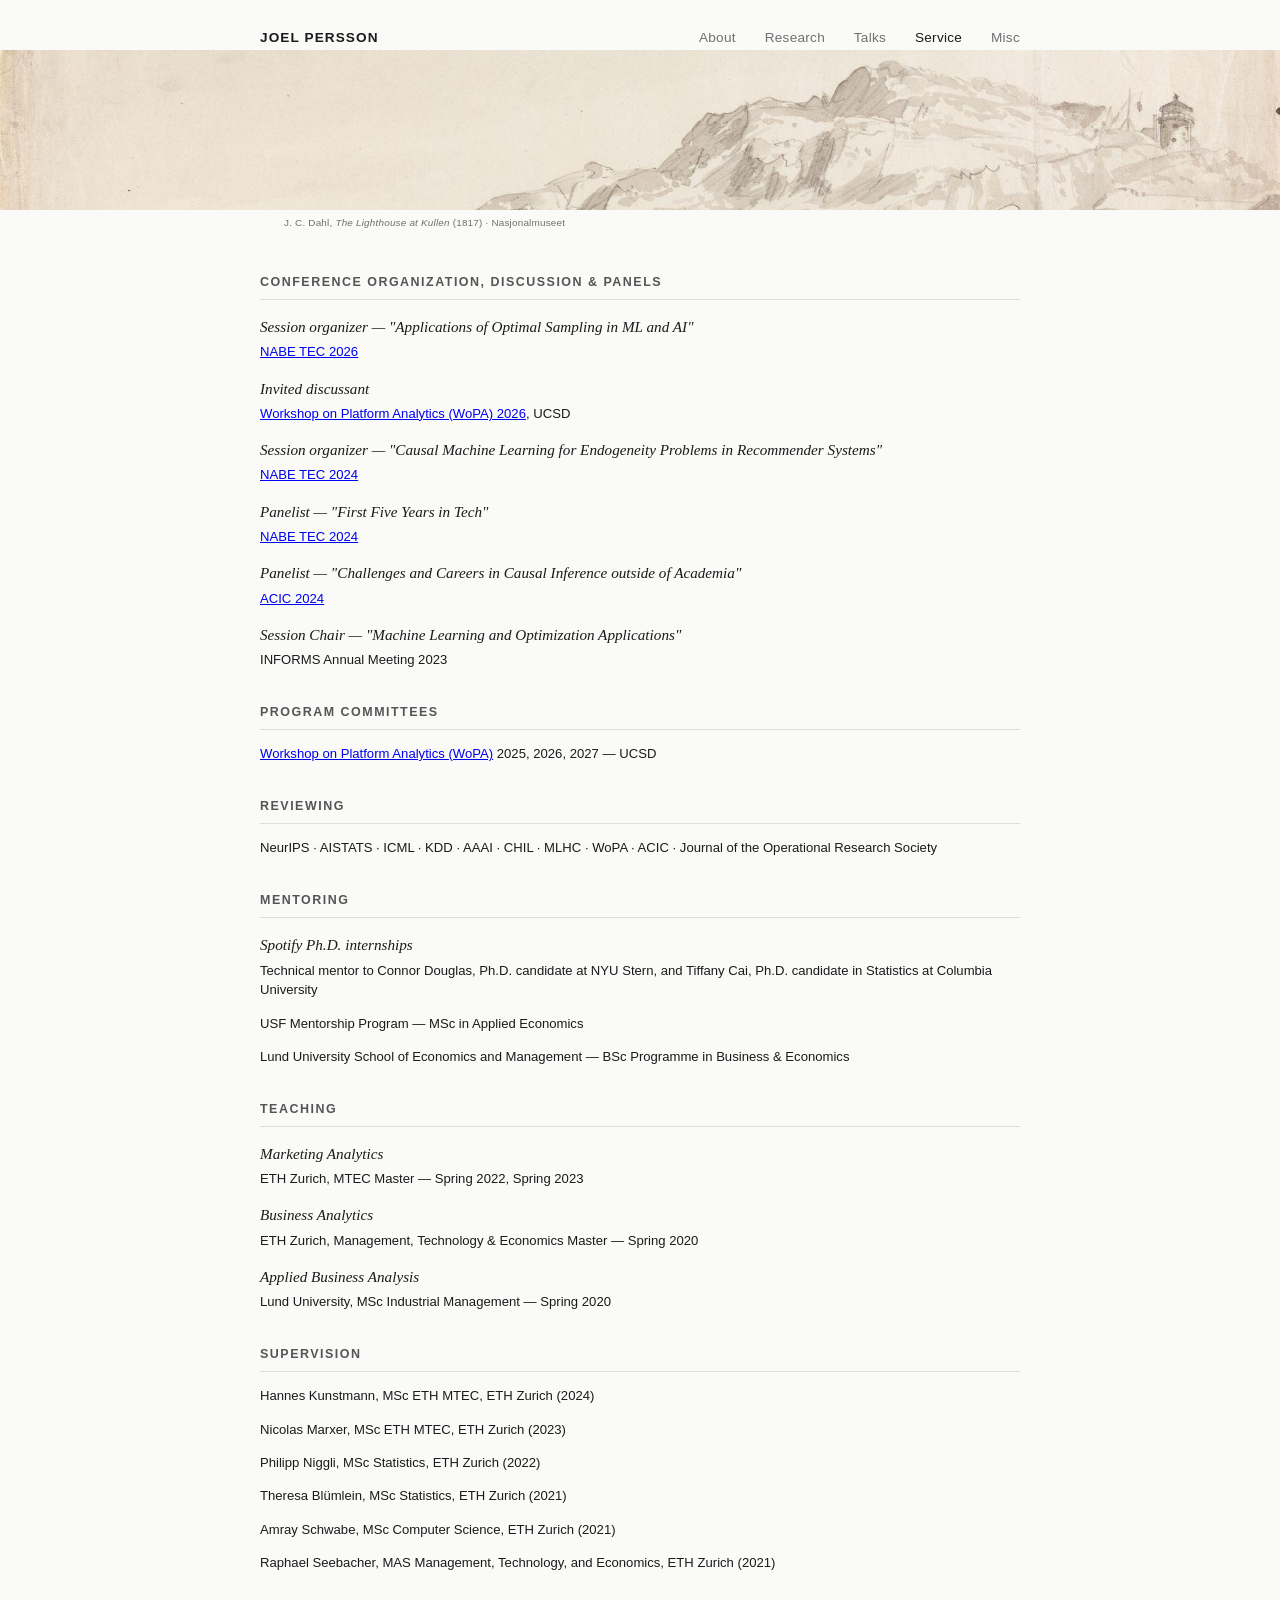
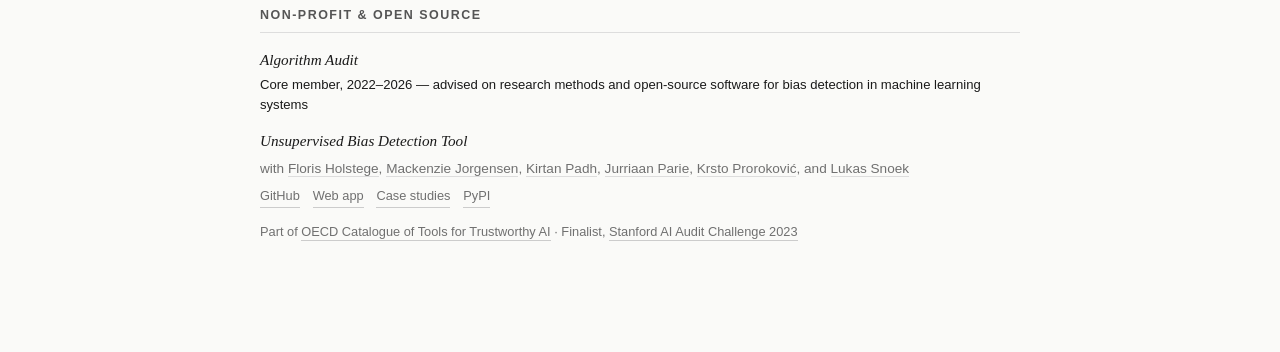
<file: service.html>
<!DOCTYPE html>
<html lang="en">
<head>
  <meta charset="UTF-8">
  <meta name="viewport" content="width=device-width, initial-scale=1.0">
  <meta name="description" content="Conference organization, program committees, reviewing, mentoring, teaching, supervision, and open-source contributions.">
  <title>Service — Joel Persson</title>
  <link rel="icon" href="data:,">
  <link rel="stylesheet" href="style.css?v=20261124-2">
</head>
<body>

<nav>
  <a class="name" href="index.html">Joel Persson</a>
  <ul>
    <li><a href="index.html">About</a></li>
    <li><a href="research.html">Research</a></li>
    <li><a href="talks.html">Talks</a></li>
    <li><a href="service.html" class="active" aria-current="page">Service</a></li>
    <li><a href="misc.html">Misc</a></li>

  </ul>
</nav>

<div class="banner banner-responsive">
  <picture>
    <source media="(max-width: 520px)" srcset="assets/banner-service-mobile.jpg">
    <img src="assets/banner-service.jpg" alt="The Lighthouse at Kullen — J. C. Dahl">
  </picture>
  <p class="banner-credit"><a href="https://www.nasjonalmuseet.no/en/collection/object/NG.K_H.B.02689" target="_blank">J. C. Dahl</a>, <em>The Lighthouse at Kullen</em> (1817) · Nasjonalmuseet</p>
</div>

<main class="service-page">

  <h1 class="visually-hidden">Service</h1>

  <h2>Conference Organization, Discussion &amp; Panels</h2>

   <div class="paper">
    <span class="title">Session organizer — "Applications of Optimal Sampling in ML and AI"</span>
    <div class="venue"><a href="https://www.nabe.com/tec2026" target="_blank">NABE TEC 2026</a></div>
  </div>

  <div class="paper">
    <span class="title">Invited discussant</span>
    <div class="venue"><a href="https://platformanalytics.org/" target="_blank">Workshop on Platform Analytics (WoPA) 2026</a>, UCSD</div>
  </div>

  <div class="paper">
    <span class="title">Session organizer — "Causal Machine Learning for Endogeneity Problems in Recommender Systems"</span>
    <div class="venue"><a href="https://www.nabe.com/tec2024" target="_blank">NABE TEC 2024</a></div>
  </div>

  <div class="paper">
    <span class="title">Panelist — "First Five Years in Tech"</span>
    <div class="venue"><a href="https://www.nabe.com/tec2024" target="_blank">NABE TEC 2024</a></div>
  </div>

  <div class="paper">
    <span class="title">Panelist — "Challenges and Careers in Causal Inference outside of Academia"</span>
    <div class="venue"><a href="https://sci-info.org/annual-meeting/" target="_blank">ACIC 2024</a></div>
  </div>

  <div class="paper">
    <span class="title">Session Chair — "Machine Learning and Optimization Applications"</span>
    <div class="venue">INFORMS Annual Meeting 2023</div>
  </div>

  <h2>Program Committees</h2>

  <div class="paper">
    <div class="venue"><a href="https://platformanalytics.org" target="_blank">Workshop on Platform Analytics (WoPA)</a> 2025, 2026, 2027 — UCSD</div>
  </div>

  <h2>Reviewing</h2>

  <div class="paper">
    <div class="venue"> NeurIPS · AISTATS · ICML · KDD · AAAI · CHIL · MLHC · WoPA · ACIC  · Journal of the Operational Research Society</div>
  </div>

  <h2>Mentoring</h2>

  <div class="paper">
    <span class="title">Spotify Ph.D. internships</span>
    <div class="venue">Technical mentor to Connor Douglas, Ph.D. candidate at NYU Stern, and Tiffany Cai, Ph.D. candidate in Statistics at Columbia University</div>
  </div>

  <div class="paper">
    <div class="venue">USF Mentorship Program — MSc in Applied Economics</div>
  </div>

  <div class="paper">
    <div class="venue">Lund University School of Economics and Management — BSc Programme in Business &amp; Economics</div>
  </div>

  <h2>Teaching</h2>

  <div class="paper">
    <span class="title">Marketing Analytics</span>
    <div class="venue">ETH Zurich, MTEC Master — Spring 2022, Spring 2023</div>
  </div>

  <div class="paper">
    <span class="title">Business Analytics</span>
    <div class="venue">ETH Zurich, Management, Technology &amp; Economics Master — Spring 2020</div>
  </div>

  <div class="paper">
    <span class="title">Applied Business Analysis</span>
    <div class="venue">Lund University, MSc Industrial Management — Spring 2020</div>
  </div>

  <h2>Supervision</h2>

  <div class="paper">
    <div class="venue">Hannes Kunstmann, MSc ETH MTEC, ETH Zurich (2024)</div>
  </div>
  <div class="paper">
    <div class="venue">Nicolas Marxer, MSc ETH MTEC, ETH Zurich (2023)</div>
  </div>
  <div class="paper">
    <div class="venue">Philipp Niggli, MSc Statistics, ETH Zurich (2022)</div>
  </div>
  <div class="paper">
    <div class="venue">Theresa Blümlein, MSc Statistics, ETH Zurich (2021)</div>
  </div>
  <div class="paper">
    <div class="venue">Amray Schwabe, MSc Computer Science, ETH Zurich (2021)</div>
  </div>
  <div class="paper">
    <div class="venue">Raphael Seebacher, MAS Management, Technology, and Economics, ETH Zurich (2021)</div>
  </div>

  <h2>Non-profit &amp; Open Source</h2>

  <div class="paper">
    <a class="title" href="https://algorithmaudit.eu/" target="_blank">Algorithm Audit</a>
    <div class="venue">Core member, 2022–2026 — advised on research methods and open-source software for bias detection in machine learning systems</div>
  </div>

  <div class="paper">
    <a class="title" href="https://github.com/NGO-Algorithm-Audit/unsupervised-bias-detection/tree/master" target="_blank">Unsupervised Bias Detection Tool</a>
    <div class="authors">with <a href="https://github.com/fholstege" target="_blank">Floris Holstege</a>, <a href="https://github.com/mjorgen1" target="_blank">Mackenzie Jorgensen</a>, <a href="https://github.com/kirtanp" target="_blank">Kirtan Padh</a>, <a href="https://github.com/jfparie" target="_blank">Jurriaan Parie</a>, <a href="https://github.com/krstopro" target="_blank">Krsto Proroković</a>, and <a href="https://lukas-snoek.com/" target="_blank">Lukas Snoek</a></div>
    <div class="extras">
      <a href="https://github.com/NGO-Algorithm-Audit/unsupervised-bias-detection/tree/master" target="_blank">GitHub</a>
      <a href="https://algorithmaudit.eu/technical-tools/bdt/#web-app" target="_blank">Web app</a>
      <a href="https://algorithmaudit.eu/algoprudence/" target="_blank">Case studies</a>
      <a href="https://pypi.org/project/unsupervised-bias-detection/" target="_blank">PyPI</a>
      <span>Part of <a href="https://oecd.ai/en/catalogue/tools/unsupervised-bias-detection-tool" target="_blank">OECD Catalogue of Tools for Trustworthy AI</a> · Finalist, <a href="https://hai.stanford.edu/ai-audit-challenge-2023-finalists" target="_blank">Stanford AI Audit Challenge 2023</a></span>
    </div>
  </div>

</main>
</body>
</html>
</file>
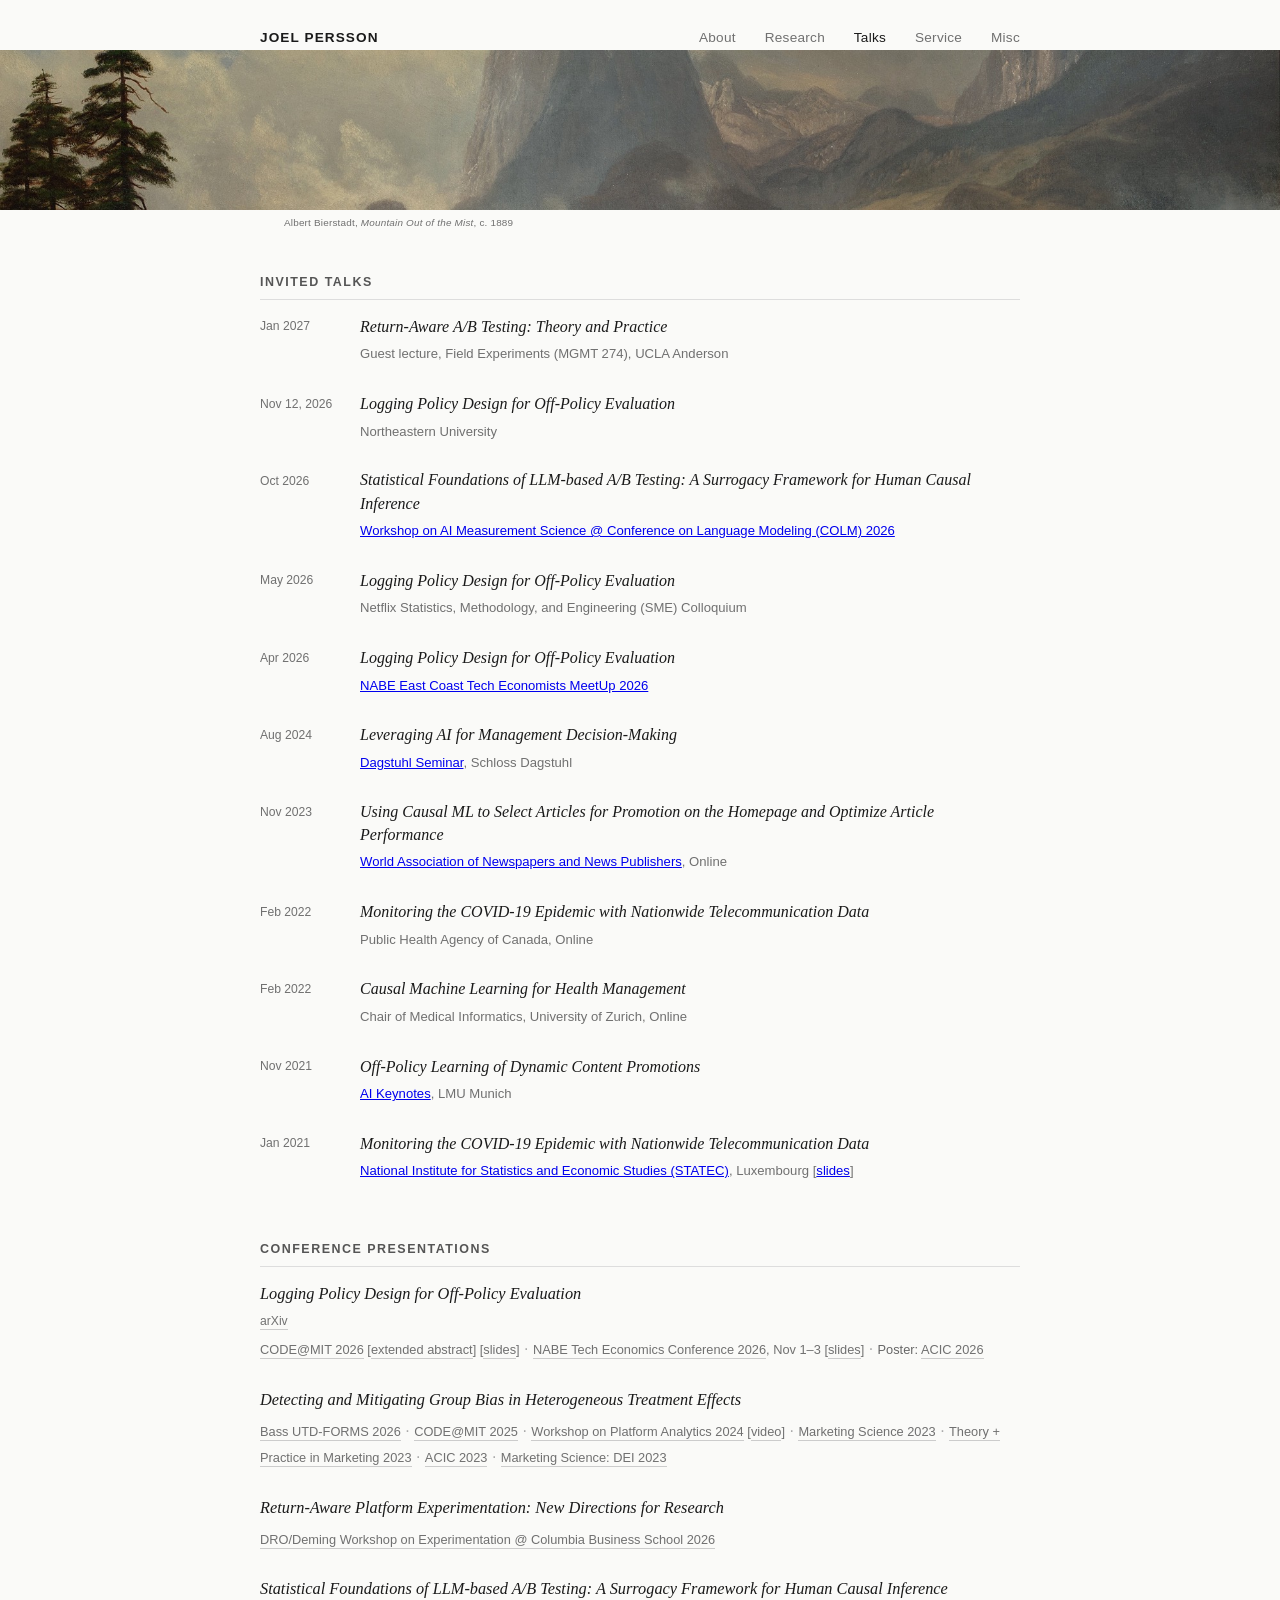
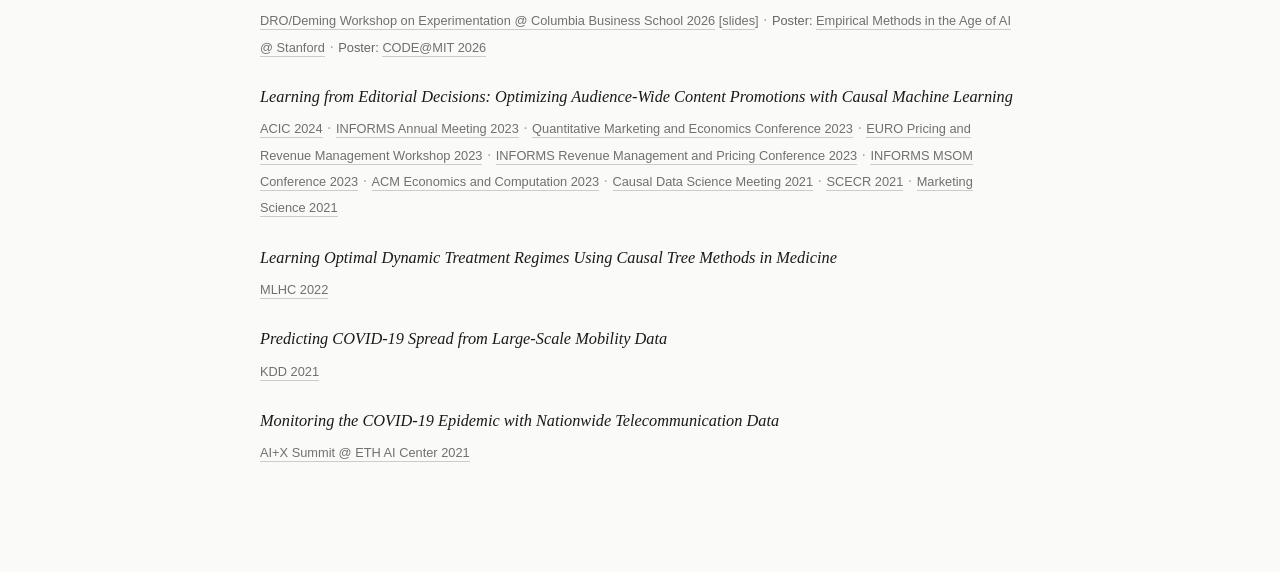
<file: talks.html>
<!DOCTYPE html>
<html lang="en">
<head>
  <meta charset="UTF-8">
  <meta name="viewport" content="width=device-width, initial-scale=1.0">
  <meta name="description" content="Invited talks and conference presentations on causal inference, experimentation, and machine learning.">
  <title>Talks — Joel Persson</title>
  <link rel="icon" href="data:,">
  <link rel="stylesheet" href="style.css?v=20261124-2">
</head>
<body>

<nav>
  <a class="name" href="index.html">Joel Persson</a>
  <ul>
    <li><a href="index.html">About</a></li>
    <li><a href="research.html">Research</a></li>
    <li><a href="talks.html" class="active" aria-current="page">Talks</a></li>
    <li><a href="service.html">Service</a></li>
    <li><a href="misc.html">Misc</a></li>

  </ul>
</nav>

<div class="banner banner-responsive">
  <picture>
    <source media="(max-width: 520px)" srcset="assets/banner-talks-mobile.jpg">
    <img src="assets/banner-talks.jpg" alt="Mountain Out of the Mist — Albert Bierstadt">
  </picture>
  <p class="banner-credit"><a href="https://www.sothebys.com/buy/c68895fe-b2ef-4817-ae8c-5b71953fec5c/lots/6facc019-2218-4f6e-ad45-8f6fb8a9b2dd" target="_blank">Albert Bierstadt</a>, <em>Mountain Out of the Mist</em>, c. 1889</p>
</div>

<main class="talks-page">

  <h1 class="visually-hidden">Talks</h1>

  <h2>Invited Talks</h2>

  <div class="talk-list">
    <div class="talk-entry">
      <time class="talk-date" datetime="2027-01">Jan 2027</time>
      <div class="talk-details">
        <a class="title" href="https://papers.ssrn.com/sol3/papers.cfm?abstract_id=6834318" target="_blank">Return-Aware A/B Testing: Theory and Practice</a>
        <div class="venue">Guest lecture, Field Experiments (MGMT 274), UCLA Anderson</div>
      </div>
    </div>

    <div class="talk-entry">
      <time class="talk-date" datetime="2026-11-12">Nov 12, 2026</time>
      <div class="talk-details">
        <span class="title">Logging Policy Design for Off-Policy Evaluation</span>
        <div class="venue">Northeastern University</div>
      </div>
    </div>

    <div class="talk-entry">
      <time class="talk-date" datetime="2026-10">Oct 2026</time>
      <div class="talk-details">
        <span class="title">Statistical Foundations of LLM-based A/B Testing: A Surrogacy Framework for Human Causal Inference</span>
        <div class="venue"><a href="https://aimslab.stanford.edu/workshop" target="_blank">Workshop on AI Measurement Science @ Conference on Language Modeling (COLM) 2026</a></div>
      </div>
    </div>

    <div class="talk-entry">
      <time class="talk-date" datetime="2026-05">May 2026</time>
      <div class="talk-details">
        <span class="title">Logging Policy Design for Off-Policy Evaluation</span>
        <div class="venue">Netflix Statistics, Methodology, and Engineering (SME) Colloquium</div>
      </div>
    </div>

    <div class="talk-entry">
      <time class="talk-date" datetime="2026-04">Apr 2026</time>
      <div class="talk-details">
        <span class="title">Logging Policy Design for Off-Policy Evaluation</span>
        <div class="venue"><a href="https://www.nabe.com/NABE/NABE/Events/Event_Display.aspx?EventKey=TECHMTUP26" target="_blank">NABE East Coast Tech Economists MeetUp 2026</a></div>
      </div>
    </div>

    <div class="talk-entry">
      <time class="talk-date" datetime="2024-08">Aug 2024</time>
      <div class="talk-details">
        <span class="title">Leveraging AI for Management Decision-Making</span>
        <div class="venue"><a href="https://www.dagstuhl.de/en/seminars/seminar-calendar/seminar-details/24342" target="_blank">Dagstuhl Seminar</a>, Schloss Dagstuhl</div>
      </div>
    </div>

    <div class="talk-entry">
      <time class="talk-date" datetime="2023-11">Nov 2023</time>
      <div class="talk-details">
        <a class="title" href="https://wan-ifra.org/events/using-causal-ml-to-select-articles-for-promotion-on-the-homepage-and-optimise-article-performance/" target="_blank">Using Causal ML to Select Articles for Promotion on the Homepage and Optimize Article Performance</a>
        <div class="venue"><a href="https://wan-ifra.org/" target="_blank">World Association of Newspapers and News Publishers</a>, Online</div>
      </div>
    </div>

    <div class="talk-entry">
      <time class="talk-date" datetime="2022-02">Feb 2022</time>
      <div class="talk-details">
        <span class="title">Monitoring the COVID-19 Epidemic with Nationwide Telecommunication Data</span>
        <div class="venue">Public Health Agency of Canada, Online</div>
      </div>
    </div>

    <div class="talk-entry">
      <time class="talk-date" datetime="2022-02">Feb 2022</time>
      <div class="talk-details">
        <span class="title">Causal Machine Learning for Health Management</span>
        <div class="venue">Chair of Medical Informatics, University of Zurich, Online</div>
      </div>
    </div>

    <div class="talk-entry">
      <time class="talk-date" datetime="2021-11">Nov 2021</time>
      <div class="talk-details">
        <span class="title">Off-Policy Learning of Dynamic Content Promotions</span>
        <div class="venue"><a href="https://www.som.lmu.de/ai/en/update/events-overview/" target="_blank">AI Keynotes</a>, LMU Munich</div>
      </div>
    </div>

    <div class="talk-entry">
      <time class="talk-date" datetime="2021-01">Jan 2021</time>
      <div class="talk-details">
        <span class="title">Monitoring the COVID-19 Epidemic with Nationwide Telecommunication Data</span>
        <div class="venue"><a href="https://statistiques.public.lu/en/statistique-publique/statec.html" target="_blank">National Institute for Statistics and Economic Studies (STATEC)</a>, Luxembourg [<a href="https://www.dropbox.com/scl/fi/0edoq8lhmoobzuzh7zh5t/STATEC_26-01-2021.pdf?rlkey=zdn18c0jl5e31osmjfictn7g7&amp;dl=0" target="_blank">slides</a>]</div>
      </div>
    </div>
  </div>

  <h2 id="conference-presentations">Conference Presentations</h2>

  <div class="presentation-paper">
    <a class="title" href="https://arxiv.org/abs/2605.15108" target="_blank">Logging Policy Design for Off-Policy Evaluation</a>
    <div class="paper-resource"><a href="https://arxiv.org/abs/2605.15108" target="_blank">arXiv</a></div>
    <div class="presentation-list">
      <div class="presentation-entry">
        <time class="presentation-date" datetime="2026-11">Nov 2026</time>
        <div class="presentation-meta"><a href="https://ide.mit.edu/events/2026-conference-on-digital-experimentation-mit-codemit/" target="_blank">CODE@MIT 2026</a> [<a href="https://www.dropbox.com/scl/fi/io78gulsfmsa0puesfgqq/CODE_abstract_2026.pdf?rlkey=xl380v7ii1nxrwnrrgiw0oz2f&amp;st=utyztg4s&amp;dl=0" target="_blank">extended abstract</a>] [<a href="https://www.dropbox.com/scl/fi/q0oboj9p02r1rlj89vzjd/CODE_pres_2026.pdf?rlkey=ent70vdoumykrzhwbd4r6ucm8&amp;st=5035ybt4&amp;dl=0" target="_blank">slides</a>]</div>
      </div>
      <div class="presentation-entry">
        <time class="presentation-date" datetime="2026-11-01">Nov 1–3, 2026</time>
        <div class="presentation-meta"><a href="https://www.nabe.com/tec2026" target="_blank">NABE Tech Economics Conference 2026</a>, Nov 1–3 [<a href="https://www.dropbox.com/scl/fi/cpyx13rvnusmyphmxqil3/NABETEC_pres_2026.pdf?rlkey=q5g60bb8evohpni9dxb0385u6&amp;st=8f7z7j4l&amp;dl=0" target="_blank">slides</a>]</div>
      </div>
      <div class="presentation-entry">
        <time class="presentation-date" datetime="2026">2026</time>
        <div class="presentation-meta"><span class="presentation-kind">Poster:</span> <a href="https://sci-info.org/2026-meeting-2/" target="_blank">ACIC 2026</a></div>
      </div>
    </div>
  </div>

  <div class="presentation-paper">
    <a class="title" href="https://www.dropbox.com/scl/fi/y74fbn1xlcvwbraoq67zl/Detecting_and_Mitigating_Group_Bias_in_HTEs.pdf?rlkey=ezo85yphj1axoqsrklctow234&amp;st=76bqdj83&amp;dl=0" target="_blank">Detecting and Mitigating Group Bias in Heterogeneous Treatment Effects</a>
    <div class="presentation-list">
      <div class="presentation-entry">
        <time class="presentation-date" datetime="2026">2026</time>
        <div class="presentation-meta"><a href="https://jindal.utdallas.edu/20th-annual-bass-forms-conference/" target="_blank">Bass UTD-FORMS 2026</a></div>
      </div>
      <div class="presentation-entry">
        <time class="presentation-date" datetime="2025">2025</time>
        <div class="presentation-meta"><a href="https://ide.mit.edu/events/2025-conference-on-digital-experimentation-mit-codemit/" target="_blank">CODE@MIT 2025</a></div>
      </div>
      <div class="presentation-entry">
        <time class="presentation-date" datetime="2024">2024</time>
        <div class="presentation-meta"><a href="https://web.archive.org/web/20240830143739/https://platformanalytics.org/" target="_blank">Workshop on Platform Analytics 2024</a> [<a href="https://www.youtube.com/watch?v=HTrzBQgIOCM" target="_blank">video</a>]</div>
      </div>
      <div class="presentation-entry">
        <time class="presentation-date" datetime="2023">2023</time>
        <div class="presentation-meta"><a href="https://www.herbert.miami.edu/faculty-research/business-conferences/isms-marketing-science/" target="_blank">Marketing Science 2023</a></div>
      </div>
      <div class="presentation-entry">
        <time class="presentation-date" datetime="2023">2023</time>
        <div class="presentation-meta"><a href="https://theorypractice.org/submissions2023/" target="_blank">Theory + Practice in Marketing 2023</a></div>
      </div>
      <div class="presentation-entry">
        <time class="presentation-date" datetime="2023">2023</time>
        <div class="presentation-meta"><a href="https://web.archive.org/web/20230528133503/https://sci-info.org/annual-meeting/" target="_blank">ACIC 2023</a></div>
      </div>
      <div class="presentation-entry">
        <time class="presentation-date" datetime="2023">2023</time>
        <div class="presentation-meta"><a href="https://web.archive.org/web/20230319224323/https://www.smu.edu/cox/DEI-Conference-2023" target="_blank">Marketing Science: DEI 2023</a></div>
      </div>
    </div>
  </div>

  <div class="presentation-paper">
    <a class="title" href="https://www.dropbox.com/scl/fi/s49pgr3kvfohefp9xlsh1/Return-Aware-Platform-Experimentation.pdf?rlkey=mta042f0oows8dwx28q25wtnv&amp;st=tvkb7kpg&amp;dl=0" target="_blank">Return-Aware Platform Experimentation: New Directions for Research</a>
    <div class="presentation-list">
      <div class="presentation-entry">
        <time class="presentation-date" datetime="2026">2026</time>
        <div class="presentation-meta"><a href="https://events.business.columbia.edu/event/drodeming-workshop-experimentation-decision-making" target="_blank">DRO/Deming Workshop on Experimentation @ Columbia Business School 2026</a></div>
      </div>
    </div>
  </div>

  <div class="presentation-paper">
    <span class="title">Statistical Foundations of LLM-based A/B Testing: A Surrogacy Framework for Human Causal Inference</span>
    <div class="presentation-list">
      <div class="presentation-entry">
        <time class="presentation-date" datetime="2026">2026</time>
        <div class="presentation-meta"><a href="https://events.business.columbia.edu/event/drodeming-workshop-experimentation-decision-making" target="_blank">DRO/Deming Workshop on Experimentation @ Columbia Business School 2026</a> [<a href="https://www.dropbox.com/scl/fi/2mwkl009e2k7nqb21ntvx/Statistical-Foundations-of-LLM-Based-AB-Testing.pdf?rlkey=xyd9g0a0je6fz2pao8jqg16fl&amp;st=o2cw2oy5&amp;dl=0" target="_blank">slides</a>]</div>
      </div>
      <div class="presentation-entry">
        <time class="presentation-date" datetime="2026">2026</time>
        <div class="presentation-meta"><span class="presentation-kind">Poster:</span> <a href="https://hai.stanford.edu/events/empirical-methods-in-the-age-of-ai" target="_blank">Empirical Methods in the Age of AI @ Stanford</a></div>
      </div>
      <div class="presentation-entry">
        <time class="presentation-date" datetime="2026">2026</time>
        <div class="presentation-meta"><span class="presentation-kind">Poster:</span> <a href="https://ide.mit.edu/events/2026-conference-on-digital-experimentation-mit-codemit/" target="_blank">CODE@MIT 2026</a></div>
      </div>
    </div>
  </div>

  <div class="presentation-paper">
    <a class="title" href="https://papers.ssrn.com/sol3/papers.cfm?abstract_id=5476287" target="_blank">Learning from Editorial Decisions: Optimizing Audience-Wide Content Promotions with Causal Machine Learning</a>
    <div class="presentation-list">
      <div class="presentation-entry">
        <time class="presentation-date" datetime="2024">2024</time>
        <div class="presentation-meta"><a href="https://web.archive.org/web/20240419160259/https://sci-info.org/annual-meeting/" target="_blank">ACIC 2024</a></div>
      </div>
      <div class="presentation-entry">
        <time class="presentation-date" datetime="2023">2023</time>
        <div class="presentation-meta"><a href="https://www.informs.org/Meetings-Conferences/INFORMS-Conference-Calendar/2023-INFORMS-Annual-Meeting" target="_blank">INFORMS Annual Meeting 2023</a></div>
      </div>
      <div class="presentation-entry">
        <time class="presentation-date" datetime="2023">2023</time>
        <div class="presentation-meta"><a href="https://web.archive.org/web/20230610161601/https://www.chicagobooth.edu/research/kilts/events/quantitative-marketing-and-economics-conference/qme-conference" target="_blank">Quantitative Marketing and Economics Conference 2023</a></div>
      </div>
      <div class="presentation-entry">
        <time class="presentation-date" datetime="2023">2023</time>
        <div class="presentation-meta"><a href="https://www.euro-prm.uzh.ch/en/EURO-2023.html" target="_blank">EURO Pricing and Revenue Management Workshop 2023</a></div>
      </div>
      <div class="presentation-entry">
        <time class="presentation-date" datetime="2023">2023</time>
        <div class="presentation-meta"><a href="https://www.imperial.ac.uk/business-school/events/informs-revenue-management-and-pricing-section-conference-2023/" target="_blank">INFORMS Revenue Management and Pricing Conference 2023</a></div>
      </div>
      <div class="presentation-entry">
        <time class="presentation-date" datetime="2023">2023</time>
        <div class="presentation-meta"><a href="https://www.informs.org/Meetings-Conferences/INFORMS-Conference-Calendar/2023-INFORMS-MSOM-Conference" target="_blank">INFORMS MSOM Conference 2023</a></div>
      </div>
      <div class="presentation-entry">
        <time class="presentation-date" datetime="2023">2023</time>
        <div class="presentation-meta"><a href="https://ec23.sigecom.org/" target="_blank">ACM Economics and Computation 2023</a></div>
      </div>
      <div class="presentation-entry">
        <time class="presentation-date" datetime="2021">2021</time>
        <div class="presentation-meta"><a href="https://web.archive.org/web/20211019154850/https://www.causalscience.org/" target="_blank">Causal Data Science Meeting 2021</a></div>
      </div>
      <div class="presentation-entry">
        <time class="presentation-date" datetime="2021">2021</time>
        <div class="presentation-meta"><a href="https://web.archive.org/web/20210507002747/http://www.scecr.org/about/" target="_blank">SCECR 2021</a></div>
      </div>
      <div class="presentation-entry">
        <time class="presentation-date" datetime="2021">2021</time>
        <div class="presentation-meta"><a href="https://www.informs.org/Meetings-Conferences/INFORMS-Conference-Calendar/2021-INFORMS-Marketing-Science-Virtual-Conference" target="_blank">Marketing Science 2021</a></div>
      </div>
    </div>
  </div>

  <div class="presentation-paper">
    <a class="title" href="https://static1.squarespace.com/static/59d5ac1780bd5ef9c396eda6/t/62e975b7f5aea328e3e0aa09/1659467192866/34+DTR_MLHC_2022_camera-ready.pdf" target="_blank">Learning Optimal Dynamic Treatment Regimes Using Causal Tree Methods in Medicine</a>
    <div class="presentation-list">
      <div class="presentation-entry">
        <time class="presentation-date" datetime="2022">2022</time>
        <div class="presentation-meta"><a href="https://www.mlforhc.org/2022-conference" target="_blank">MLHC 2022</a></div>
      </div>
    </div>
  </div>

  <div class="presentation-paper">
    <a class="title" href="https://arxiv.org/pdf/2106.00356.pdf" target="_blank">Predicting COVID-19 Spread from Large-Scale Mobility Data</a>
    <div class="presentation-list">
      <div class="presentation-entry">
        <time class="presentation-date" datetime="2021">2021</time>
        <div class="presentation-meta"><a href="https://dl.acm.org/doi/abs/10.1145/3447548.3467157" target="_blank">KDD 2021</a></div>
      </div>
    </div>
  </div>

  <div class="presentation-paper">
    <a class="title" href="https://www.pnas.org/doi/10.1073/pnas.2100664118" target="_blank">Monitoring the COVID-19 Epidemic with Nationwide Telecommunication Data</a>
    <div class="presentation-list">
      <div class="presentation-entry">
        <time class="presentation-date" datetime="2021">2021</time>
        <div class="presentation-meta"><a href="https://ai.ethz.ch/Outreach/Events/AIplusX/aixsummit21.html" target="_blank">AI+X Summit @ ETH AI Center 2021</a></div>
      </div>
    </div>
  </div>

</main>
</body>
</html>
</file>
<file: style.css>
*, *::before, *::after { box-sizing: border-box; margin: 0; padding: 0; }

:root {
  --text: #1a1a1a;
  --muted: #707070;
  --bg: #fafaf8;
  --max: 760px;
  --serif: 'Georgia', serif;
  --sans: 'Helvetica Neue', Helvetica, Arial, sans-serif;
}

body {
  background: var(--bg);
  color: var(--text);
  font-family: var(--sans);
  font-size: 16px;
  line-height: 1.65;
  padding: 0 1.5rem;
}

nav {
  max-width: var(--max);
  margin: 0 auto;
  padding: 1.5rem 0 0.5rem;
  display: flex;
  justify-content: space-between;
  align-items: baseline;
}

nav .name {
  font-size: 0.85rem;
  font-weight: 600;
  letter-spacing: 0.08em;
  text-transform: uppercase;
  text-decoration: none;
  color: var(--text);
}

nav ul {
  list-style: none;
  display: flex;
  gap: 1.8rem;
}

nav ul a {
  font-size: 0.85rem;
  color: var(--muted);
  text-decoration: none;
  letter-spacing: 0.02em;
  transition: color 0.15s;
}

nav ul a:hover, nav ul a.active { color: var(--text); }

.banner { width: calc(100% + 3rem); margin-left: -1.5rem; margin-top: -0.5rem; }
.banner img { width: 100%; height: 160px; object-fit: cover; object-position: center 35%; display: block; }
.banner-responsive img {
  height: clamp(100px, 12.5vw, 160px);
  object-fit: cover;
  object-position: center;
}
.banner-credit { max-width: var(--max); margin: 0.3rem auto 0; padding: 0 1.5rem; font-size: 0.62rem; color: #707070; text-align: left; letter-spacing: 0.02em; }
.banner-credit a { color: #707070; text-decoration: none; }
.banner-credit em { font-style: italic; }

body > .banner + main:not(.home) { padding-top: 2.5rem; }
body > .banner + main:not(.home) > .bio { margin-top: 0; }


/* Off-screen but readable by screen readers; display:none would hide it from them too. */
.visually-hidden {
  position: absolute;
  width: 1px;
  height: 1px;
  margin: -1px;
  padding: 0;
  overflow: hidden;
  clip-path: inset(50%);
  white-space: nowrap;
  border: 0;
}

main {
  max-width: var(--max);
  margin: 0 auto;
  padding-bottom: 6rem;
}

main.home { max-width: 872px; }

.home-intro {
  display: grid;
  grid-template-columns: 160px minmax(0, 680px);
  gap: 32px;
  align-items: start;
  margin: 3.5rem auto;
}

.profile-column {
  width: 160px;
  height: 100%;
  display: flex;
  flex-direction: column;
}

.portrait {
  display: block;
  width: 160px;
  height: 160px;
  object-fit: cover;
}

.profile-identity {
  display: flex;
  flex-direction: column;
  margin-top: 0.75rem;
  line-height: 1.35;
}

.profile-identity span {
  color: #666;
  font-size: 0.82rem;
}

.profile-links {
  display: flex;
  flex-direction: column;
  align-items: flex-start;
  gap: 0.25rem;
  margin-top: 0.9rem;
}

.profile-links a {
  display: inline-flex;
  align-items: center;
  gap: 0.55rem;
  color: #666;
  font-size: 0.82rem;
  line-height: 1.2;
  text-decoration: none;
}

.profile-links a:hover { color: var(--text); }

.profile-links svg {
  width: 13px;
  height: 13px;
  flex: 0 0 13px;
}

.bio {
  margin-top: 3.5rem;
  margin-bottom: 3.5rem;
}

.home-intro .bio { margin: 0; }

.bio p { margin-bottom: 1rem; font-size: 0.97rem; }
.bio p:last-child { margin-bottom: 0; }

.misc-content p { margin-bottom: 0; }

.misc-photo-frame {
  width: 100%;
  aspect-ratio: 16 / 11;
  overflow: hidden;
  margin-top: 2rem;
}

.misc-photo-frame img {
  display: block;
  width: 100%;
  height: 100%;
  object-fit: cover;
  object-position: center 75%;
}

.misc-content .misc-photo-caption {
  margin-top: 0.4rem;
  color: var(--muted);
  font-size: 0.72rem;
  line-height: 1.4;
}

hr {
  border: none;
  border-top: 1px solid #ddd;
  margin: 2.5rem 0;
}

h2 {
  font-family: var(--sans);
  font-size: 0.75rem;
  font-weight: 600;
  letter-spacing: 0.12em;
  text-transform: uppercase;
  color: var(--muted);
  margin-bottom: 1.6rem;
}

.research-page h2 {
  color: #555;
  font-size: 0.78rem;
  padding-bottom: 0.45rem;
  border-bottom: 1px solid #ddd;
  margin-bottom: 1.45rem;
}

.research-page .paper {
  margin-bottom: 0;
  padding-bottom: 1.65rem;
}

.research-page .paper + .paper {
  padding-top: 1.65rem;
  border-top: 1px solid #e3e3df;
}

.research-page .paper .title {
  display: inline-block;
  font-size: 1.05rem;
  line-height: 1.45;
}

.research-page .paper .authors { margin-top: 0.3rem; }

.research-page .paper .extras {
  margin-top: 0.45rem;
  row-gap: 0.35rem;
}

.research-page .paper .extras span { flex-basis: 100%; }

.research-page hr { margin: 2.75rem 0 2.25rem; }

.talks-page h2 {
  color: #555;
  font-size: 0.78rem;
  padding-bottom: 0.45rem;
  border-bottom: 1px solid #ddd;
  margin-bottom: 0;
}

.talk-list { margin-bottom: 2.75rem; }

.talk-entry {
  display: grid;
  grid-template-columns: 5.5rem minmax(0, 1fr);
  column-gap: 0.75rem;
  padding: 0.85rem 0;
}

.talk-date {
  padding-top: 0.15rem;
  color: var(--muted);
  font-size: 0.76rem;
  font-variant-numeric: tabular-nums;
  white-space: nowrap;
}

.talk-details .title {
  display: inline-block;
  color: var(--text);
  font-family: var(--serif);
  font-size: 1rem;
  font-style: italic;
  line-height: 1.45;
  text-decoration: none;
}

.talk-details a.title:hover { text-decoration: underline; }

.talk-details .venue {
  margin-top: 0.25rem;
  color: var(--muted);
  font-size: 0.82rem;
  line-height: 1.5;
}

.presentation-paper {
  margin-bottom: 0.65rem;
  padding-top: 0.85rem;
}

.presentation-paper .title {
  display: inline-block;
  color: var(--text);
  font-family: var(--serif);
  font-size: 1.02rem;
  font-style: italic;
  line-height: 1.45;
  text-decoration: none;
}

.presentation-paper a.title:hover { text-decoration: underline; }

.paper-resource {
  margin-top: 0.25rem;
  color: var(--muted);
  font-size: 0.76rem;
}

.presentation-list {
  margin-top: 0.3rem;
}

.presentation-entry { display: inline; }

.presentation-entry:not(:last-child)::after {
  content: " \00b7\ ";
  color: #aaa;
}

.presentation-date { display: none; }

.presentation-meta {
  display: inline;
  color: var(--muted);
  font-size: 0.8rem;
  line-height: 1.45;
}

.paper-resource a,
.presentation-meta a {
  color: var(--muted);
  text-decoration: none;
  border-bottom: 1px solid #ccc;
  padding-bottom: 1px;
}

.paper-resource a:hover,
.presentation-meta a:hover { color: var(--text); }

.presentation-kind { color: #666; }

.service-page h2 {
  color: #555;
  font-size: 0.78rem;
  padding-bottom: 0.4rem;
  border-bottom: 1px solid #ddd;
  margin-top: 2rem;
  margin-bottom: 0.9rem;
}

.service-page h2:first-of-type { margin-top: 0; }

.service-page .paper { margin-bottom: 0.85rem; }

.service-page .paper .title {
  display: inline-block;
  font-size: 0.95rem;
  line-height: 1.4;
}

.service-page .paper .venue {
  margin-top: 0.12rem;
  font-size: 0.82rem;
  line-height: 1.5;
}

.paper { margin-bottom: 2rem; }

.paper .title {
  font-family: var(--serif);
  font-size: 0.97rem;
  color: var(--text);
  text-decoration: none;
  font-style: italic;
}

.paper .title:hover { text-decoration: underline; }

.paper .authors {
  font-size: 0.85rem;
  color: var(--muted);
  margin-top: 0.2rem;
}

.paper .authors a {
  color: var(--muted);
  text-decoration: none;
  border-bottom: 1px solid #ddd;
  transition: color 0.15s;
}

.paper .authors a:hover { color: var(--text); }

.paper .venue {
  font-size: 0.85rem;
  color: var(--text);
  margin-top: 0.1rem;
}

.paper .abstract { margin-top: 0.45rem; }

.paper .abstract summary {
  font-size: 0.8rem;
  color: var(--muted);
  cursor: pointer;
  list-style: none;
  display: inline-flex;
  align-items: baseline;
  gap: 0.4rem;
  letter-spacing: 0.02em;
  transition: color 0.15s;
}

.paper .abstract summary::-webkit-details-marker { display: none; }

.paper .abstract summary::before {
  content: "+";
  display: inline-block;
  width: 0.7em;
  text-align: center;
}

.paper .abstract[open] summary::before { content: "\2212"; }

.paper .abstract summary:hover { color: var(--text); }

.paper .abstract summary:focus-visible {
  outline: 1px dotted var(--muted);
  outline-offset: 3px;
}

.paper .abstract p {
  font-size: 0.85rem;
  line-height: 1.6;
  color: var(--text);
  margin-top: 0.5rem;
  padding-left: 1rem;
  border-left: 1px solid #ddd;
  text-align: justify;
}

.paper .extras {
  font-size: 0.8rem;
  color: var(--muted);
  margin-top: 0.3rem;
  display: flex;
  gap: 0.8rem;
  flex-wrap: wrap;
}

.paper .extras a {
  color: var(--muted);
  text-decoration: none;
  border-bottom: 1px solid #ccc;
  padding-bottom: 1px;
  transition: color 0.15s;
}

.paper .extras a:hover { color: var(--text); }

@media (max-width: 520px) {
  nav { flex-direction: column; gap: 1rem; }
  nav ul { gap: 1.1rem; flex-wrap: wrap; }
  .talk-entry {
    grid-template-columns: 1fr;
    row-gap: 0.25rem;
  }
  .talk-date { padding-top: 0; }
}

@media (max-width: 700px) {
  main.home { max-width: var(--max); }
  .home-intro {
    grid-template-columns: 1fr;
    gap: 2rem;
  }
  .profile-column {
    width: 100%;
    height: auto;
    display: grid;
    grid-template-columns: 140px minmax(0, 1fr);
    grid-template-rows: auto 1fr;
    column-gap: 1.25rem;
    align-items: start;
  }
  .portrait {
    grid-column: 1;
    grid-row: 1 / 3;
    width: 140px;
    height: 140px;
  }
  .profile-identity {
    display: none;
  }
  .profile-links {
    grid-column: 2;
    grid-row: 1 / 3;
    gap: 0;
    margin-top: 0;
  }
  .profile-links a { min-height: 24px; }
}
</file>
